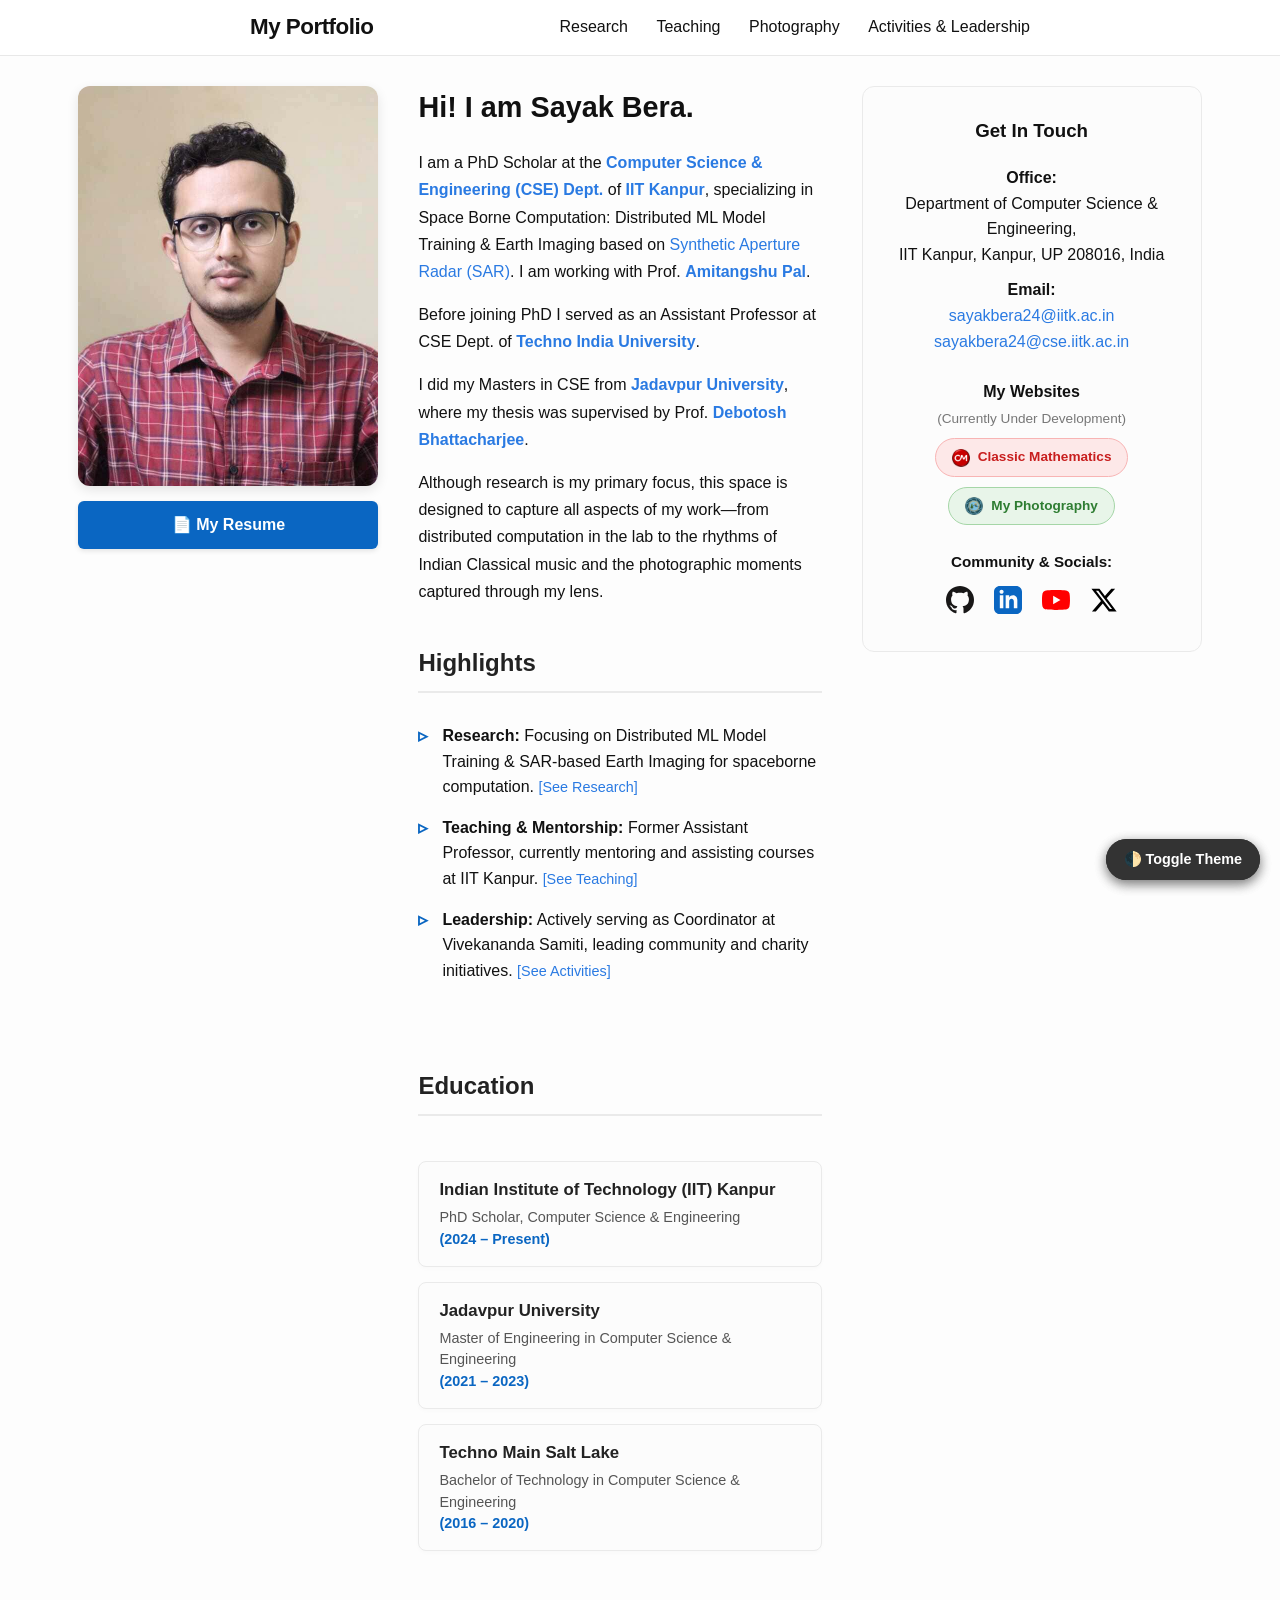
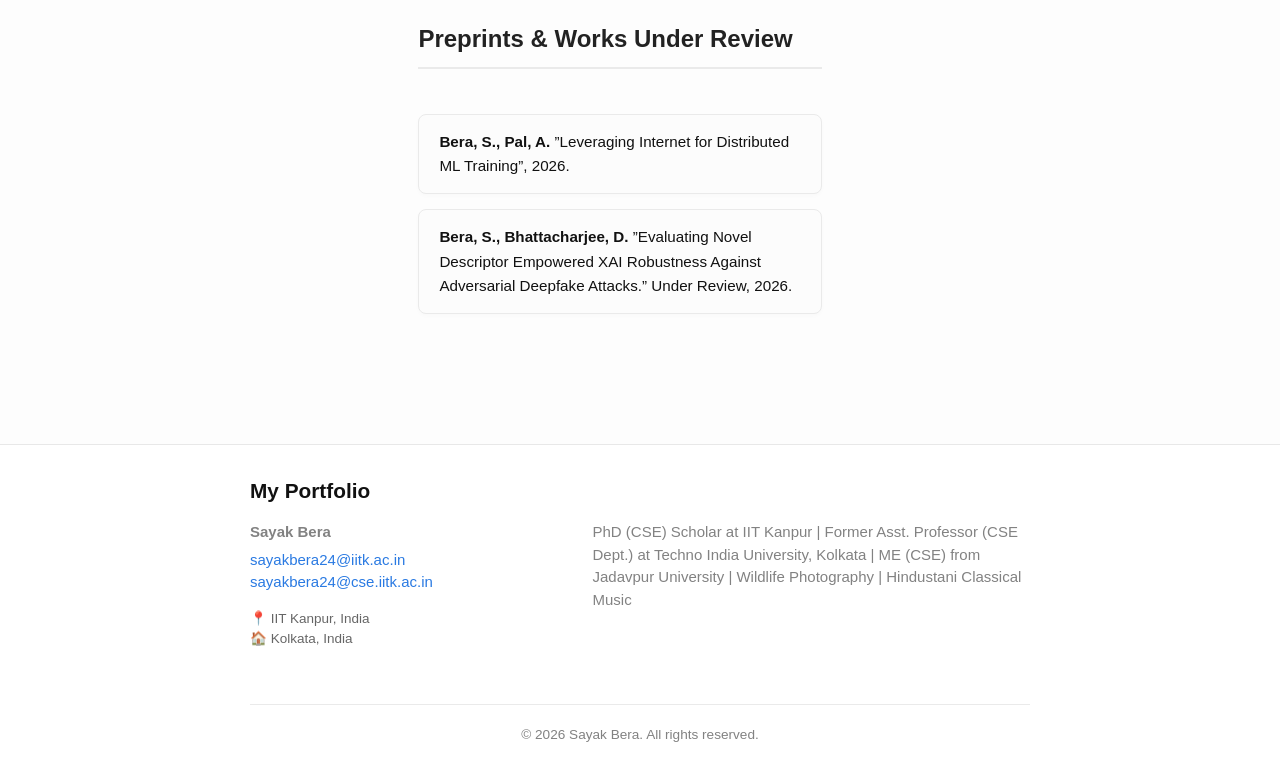
<file: index.html>
<!DOCTYPE html>
<html lang="en">
<head>
  <meta charset="utf-8">
  <meta http-equiv="X-UA-Compatible" content="IE=edge">
  <meta name="viewport" content="width=device-width, initial-scale=1">

  <meta name="description" content="PhD (CSE) Scholar at IIT Kanpur | Former Asst. Professor (CSE Dept.) at Techno India University, Kolkata | ME (CSE) from Jadavpur University | Wildlife Photography | Hindustani Classical Music">
  <meta property="og:title" content="Sayak Bera">
  <meta property="og:type" content="website">
  <meta property="og:url" content="https://sayakbera24.github.io/">
  <meta property="og:description" content="PhD (CSE) Scholar at IIT Kanpur | Former Asst. Professor (CSE Dept.) at Techno India University, Kolkata | ME (CSE) from Jadavpur University | Wildlife Photography | Hindustani Classical Music">
  <meta name="twitter:card" content="summary">
  <meta name="twitter:title" content="Sayak Bera">

  <title>Sayak Bera</title>

  <link rel="stylesheet" href="/assets/main.css">
  <link rel="canonical" href="https://sayakbera24.github.io/">
</head>
<body>
<header class="site-header" role="banner">
  <div class="wrapper">
    <a class="site-title" rel="author" href="/index.html">My Portfolio</a>

    <nav class="site-nav">
      <input type="checkbox" id="nav-trigger" class="nav-trigger" />
      <label for="nav-trigger">
        <span class="menu-icon">
          <svg viewBox="0 0 18 15" width="18px" height="15px">
            <path d="M18,1.484c0,0.82-0.665,1.484-1.484,1.484H1.484C0.665,2.969,0,2.304,0,1.484l0,0C0,0.665,0.665,0,1.484,0 h15.032C17.335,0,18,0.665,18,1.484L18,1.484z M18,7.516C18,8.335,17.335,9,16.516,9H1.484C0.665,9,0,8.335,0,7.516l0,0 c0-0.82,0.665-1.484,1.484-1.484h15.032C17.335,6.031,18,6.696,18,7.516L18,7.516z M18,13.516C18,14.335,17.335,15,16.516,15H1.484 C0.665,15,0,14.335,0,13.516l0,0c0-0.82,0.665-1.484,1.484-1.484h15.032C17.335,12.031,18,12.696,18,13.516L18,13.516z"/>
          </svg>
        </span>
      </label>
      <div class="trigger">
        <a class="page-link" href="/research.html">Research</a>
        <a class="page-link" href="/teaching.html">Teaching</a>
        <a class="page-link" href="/photography.html">Photography</a>
        <a class="page-link" href="/activity.html">Activities &amp; Leadership</a>
      </div>
    </nav>
  </div>
</header>
<main class="page-content" aria-label="Content">
  <div class="wrapper-wide">
    <div class="hero-container">

      <!-- LEFT COLUMN: Sticky Photo & Resume -->
      <div class="hero-left">
        <img src="profile.jpg" alt="Sayak Bera" class="hero-img">
        <a href="/assets/Sayak_Bera_Resume.pdf" target="_blank" class="resume-btn">📄 My Resume</a>
      </div>

      <!-- MIDDLE COLUMN: Scrolling Content (Bio, Highlights, Education, etc.) -->
      <div class="hero-middle">
        
        <div class="hero-bio">
          <h3 style="margin-top: 0; font-size: 1.8em; margin-bottom: 20px;">Hi! I am <strong>Sayak Bera</strong>.</h3>
          <p>I am a PhD Scholar at the <a href="https://www.cse.iitk.ac.in/index.html" target="_blank" style="text-decoration: none; font-weight: bold;">Computer Science &amp; Engineering (CSE) Dept.</a> of <a href="https://www.iitk.ac.in" target="_blank" style="text-decoration: none; font-weight: bold;">IIT Kanpur</a>, specializing in Space Borne Computation: Distributed ML Model Training &amp; Earth Imaging based on <a href="https://en.wikipedia.org/wiki/Synthetic-aperture_radar" target="_blank">Synthetic Aperture Radar (SAR)</a>. I am working with Prof. <a href="https://www.cse.iitk.ac.in/users/amitangshu/" target="_blank" style="text-decoration: none; font-weight: bold;">Amitangshu Pal</a>.</p>
          <p>Before joining PhD I served as an Assistant Professor at CSE Dept. of <a href="https://www.technoindiauniversity.ac.in/" target="_blank" style="text-decoration: none; font-weight: bold;">Techno India University</a>.</p>
          <p>I did my Masters in CSE from <a href="https://jadavpuruniversity.in/" target="_blank" style="text-decoration: none; font-weight: bold;">Jadavpur University</a>, where my thesis was supervised by Prof. <a href="https://scholar.google.com/citations?user=hI7_HFMAAAAJ&hl=en" target="_blank" style="text-decoration: none; font-weight: bold;">Debotosh Bhattacharjee</a>.</p>
          <p>Although research is my primary focus, this space is designed to capture all aspects of my work—from distributed computation in the lab to the rhythms of Indian Classical music and the photographic moments captured through my lens.</p>
        </div>

        <div class="hero-highlights">
          <h3 class="section-title" style="margin-top: 10px;">Highlights</h3>
          <ul class="highlights-list">
            <li><strong>Research:</strong> Focusing on Distributed ML Model Training &amp; SAR-based Earth Imaging for spaceborne computation. <a href="/research.html" style="font-size: 0.9em;">[See Research]</a></li>
            <li><strong>Teaching & Mentorship:</strong> Former Assistant Professor, currently mentoring and assisting courses at IIT Kanpur. <a href="/teaching.html" style="font-size: 0.9em;">[See Teaching]</a></li>
            <li><strong>Leadership:</strong> Actively serving as Coordinator at Vivekananda Samiti, leading community and charity initiatives. <a href="/activity.html" style="font-size: 0.9em;">[See Activities]</a></li>
            <!-- <li><strong>Arts & Media:</strong> Dedicated Hindustani Classical Vocalist and theatrical performer.</li> -->
          </ul>
        </div>

        <div class="resume-section">
          <h3 class="section-title">Education</h3>
          <div class="info-card">
            <h4><a href="https://www.iitk.ac.in" target="_blank" style="color: inherit; text-decoration: none;">Indian Institute of Technology (IIT) Kanpur</a></h4>
            <p class="card-subtitle">PhD Scholar, Computer Science & Engineering <span>(2024 – Present)</span></p>
          </div>
          <div class="info-card">
            <h4><a href="https://jadavpuruniversity.in/" target="_blank" style="color: inherit; text-decoration: none;">Jadavpur University</a></h4>
            <p class="card-subtitle">Master of Engineering in Computer Science & Engineering <span>(2021 – 2023)</span></p>
          </div>
          <div class="info-card">
            <h4><a href="https://www.technomainsaltlake.ticollege.ac.in/" target="_blank" style="color: inherit; text-decoration: none;">Techno Main Salt Lake</a></h4>
            <p class="card-subtitle">Bachelor of Technology in Computer Science & Engineering <span>(2016 – 2020)</span></p>
          </div>
        </div>

        <div class="resume-section">
          <h3 class="section-title">Preprints & Works Under Review</h3>
          <div class="info-card preprint-card">
            <p><strong>Bera, S., Pal, A.</strong> ”Leveraging Internet for Distributed ML Training”, 2026.</p>
          </div>
          <div class="info-card preprint-card">
            <p><strong>Bera, S., Bhattacharjee, D.</strong> ”Evaluating Novel Descriptor Empowered XAI Robustness Against Adversarial Deepfake Attacks.” Under Review, 2026.</p>
          </div>
        </div>

        <!-- <div class="resume-section" style="margin-bottom: 0;">
          <h3 class="section-title">Honors & Certifications</h3>
          <ul class="highlights-list">
            <li><strong>GATE 2021:</strong> Cleared Graduate Aptitude Test in Engineering with 97+ percentile.</li>
            <li><strong>NPTEL Certifications:</strong> Design and Analysis of Algorithms; Introduction & Data Structure in Python.</li>
          </ul>
        </div> -->

      </div> <!-- End Middle Column -->

      <!-- RIGHT COLUMN: Sticky Get in Touch -->
      <div class="hero-right">
        <div class="theme-card">
          <h3>Get In Touch</h3>
          <p><strong>Office:</strong> <br> Department of Computer Science &amp; Engineering,<br>IIT Kanpur, Kanpur, UP 208016, India</p>
          <p style="margin-bottom: 20px;"><strong>Email:</strong> <br> <a href="mailto:sayakbera24@iitk.ac.in">sayakbera24@iitk.ac.in</a> <br> <a href="mailto:sayakbera24@cse.iitk.ac.in">sayakbera24@cse.iitk.ac.in</a></p>

          <!-- Updated Websites Section -->
          <div style="width: 100%; margin-bottom: 20px;">
            <p style="margin-bottom: 8px;"><strong>My Websites</strong><br><span style="font-size: 0.85em; color: #777;">(Currently Under Development)</span></p>
            <div style="display: flex; gap: 10px; justify-content: center; flex-wrap: wrap;">
              <a href="https://classicmathematics.com" target="_blank" class="website-btn btn-math">
                <img src="/assets/logo/classic_mathematics_logo.png" alt="CM Logo" class="btn-logo"> Classic Mathematics
              </a>
              <a href="/photography.html" class="website-btn btn-photo">
                <img src="/assets/logo/photography_logo.png" alt="Photography Logo" class="btn-logo"> My Photography
              </a>
            </div>
          </div>

          <p style="margin-bottom: 12px; font-size: 0.95em;"><strong>Community &amp; Socials:</strong></p>
          <div style="display: flex; gap: 20px; justify-content: center; align-items: center; flex-wrap: wrap;">
            
            <!-- Google Scholar Icon (Commented Out)
            <a href="https://scholar.google.com/citations?user=hI7_HFMAAAAJ" target="_blank" title="Google Scholar" class="social-icon icon-scholar">
              <svg xmlns="http://www.w3.org/2000/svg" width="28" height="28" viewBox="0 0 24 24" fill="currentColor"><path d="M12 24a7 7 0 1 1 0-14 7 7 0 0 1 0 14zm0-24L0 9.5l4.838 3.911L12 21.433l7.162-8.022L24 9.5 12 0z"/></svg>
            </a>
            -->
            <a href="https://github.com/sayakbera" target="_blank" title="GitHub" class="social-icon icon-github">
              <svg xmlns="http://www.w3.org/2000/svg" width="28" height="28" viewBox="0 0 24 24" fill="currentColor"><path d="M12 0c-6.626 0-12 5.373-12 12 0 5.302 3.438 9.8 8.207 11.387.599.111.793-.261.793-.577v-2.234c-3.338.726-4.033-1.416-4.033-1.416-.546-1.387-1.333-1.756-1.333-1.756-1.089-.745.083-.729.083-.729 1.205.084 1.839 1.237 1.839 1.237 1.07 1.834 2.807 1.304 3.492.997.107-.775.418-1.305.762-1.604-2.665-.305-5.467-1.334-5.467-5.931 0-1.311.469-2.381 1.236-3.221-.124-.303-.535-1.524.117-3.176 0 0 1.008-.322 3.301 1.23.957-.266 1.983-.399 3.003-.404 1.02.005 2.047.138 3.006.404 2.291-1.552 3.297-1.23 3.297-1.23.653 1.653.242 2.874.118 3.176.77.84 1.235 1.911 1.235 3.221 0 4.609-2.807 5.624-5.479 5.921.43.372.823 1.102.823 2.222v3.293c0 .319.192.694.801.576 4.765-1.589 8.199-6.086 8.199-11.386 0-6.627-5.373-12-12-12z"/></svg>
            </a>
            <a href="https://linkedin.com/in/sayakbera" target="_blank" title="LinkedIn" class="social-icon icon-linkedin">
              <svg xmlns="http://www.w3.org/2000/svg" width="28" height="28" viewBox="0 0 24 24" fill="currentColor"><path d="M19 0h-14c-2.761 0-5 2.239-5 5v14c0 2.761 2.239 5 5 5h14c2.762 0 5-2.239 5-5v-14c0-2.761-2.238-5-5-5zm-11 19h-3v-11h3v11zm-1.5-12.268c-.966 0-1.75-.79-1.75-1.764s.784-1.764 1.75-1.764 1.75.79 1.75 1.764-.783 1.764-1.75 1.764zm13.5 12.268h-3v-5.604c0-3.368-4-3.113-4 0v5.604h-3v-11h3v1.765c1.396-2.586 7-2.777 7 2.476v6.759z"/></svg>
            </a>
            <a href="http://www.youtube.com/@sayak_bera" target="_blank" title="YouTube" class="social-icon icon-youtube">
              <svg xmlns="http://www.w3.org/2000/svg" width="28" height="28" viewBox="0 0 24 24" fill="currentColor"><path d="M23.498 6.186a3.016 3.016 0 0 0-2.122-2.136C19.505 3.5 12 3.5 12 3.5s-7.505 0-9.377.55a3.016 3.016 0 0 0-2.122 2.136C0 8.07 0 12 0 12s0 3.93.498 5.814a3.016 3.016 0 0 0 2.122 2.136c1.871.55 9.377.55 9.377.55s7.505 0 9.377-.55a3.016 3.016 0 0 0 2.122-2.136C24 15.93 24 12 24 12s0-3.93-.502-5.814zM9.545 15.568V8.432L15.818 12l-6.273 3.568z"/></svg>
            </a>
            <a href="https://x.com/iamsayakb" target="_blank" title="X (Twitter)" class="social-icon icon-x">
              <svg xmlns="http://www.w3.org/2000/svg" width="28" height="28" viewBox="0 0 24 24" fill="currentColor"><path d="M18.244 2.25h3.308l-7.227 8.26 8.502 11.24H16.17l-5.214-6.817L4.99 21.75H1.68l7.73-8.835L1.254 2.25H8.08l4.713 6.231zm-1.161 17.52h1.833L7.084 4.126H5.117z"/></svg>
            </a>
          </div>
        </div>
      </div>

    </div>
  </div>
</main>

<footer class="site-footer h-card">
  <data class="u-url" href="/index.html"></data>

  <div class="wrapper">
    <h2 class="footer-heading">My Portfolio</h2>

    <div class="footer-col-wrapper">
      <div class="footer-col footer-col-1">
        <ul class="contact-list">
          <li class="p-name" style="font-weight: bold; margin-bottom: 5px;">Sayak Bera</li>
          <li><a class="u-email" href="mailto:sayakbera24@iitk.ac.in">sayakbera24@iitk.ac.in</a></li>
          <li><a class="u-email" href="mailto:sayakbera24@cse.iitk.ac.in">sayakbera24@cse.iitk.ac.in</a></li>
          <li style="margin-top: 15px; font-size: 0.9em; color: #666;"><strong>📍</strong> IIT Kanpur, India</li>
          <li style="font-size: 0.9em; color: #666;"><strong>🏠</strong> Kolkata, India</li>
        </ul>
      </div>

      <div class="footer-col footer-col-3">
        <p>PhD (CSE) Scholar at IIT Kanpur | Former Asst. Professor (CSE Dept.) at Techno India University, Kolkata | ME (CSE) from Jadavpur University | Wildlife Photography | Hindustani Classical Music</p>
      </div>
    </div>
    
    <!-- New Copyright Statement -->
    <div class="copyright">
      &copy; 2026 Sayak Bera. All rights reserved.
    </div>
  </div>
</footer>

<button class="theme-toggle-btn" onclick="toggleTheme()" aria-label="Toggle dark mode">🌓 Toggle Theme</button>
<script src="/assets/theme.js"></script>
</body>
</html>

<button class="theme-toggle-btn" onclick="toggleTheme()" aria-label="Toggle dark mode">🌓 Toggle Theme</button>
<script src="/assets/theme.js"></script>
</body>
</html>
</file>
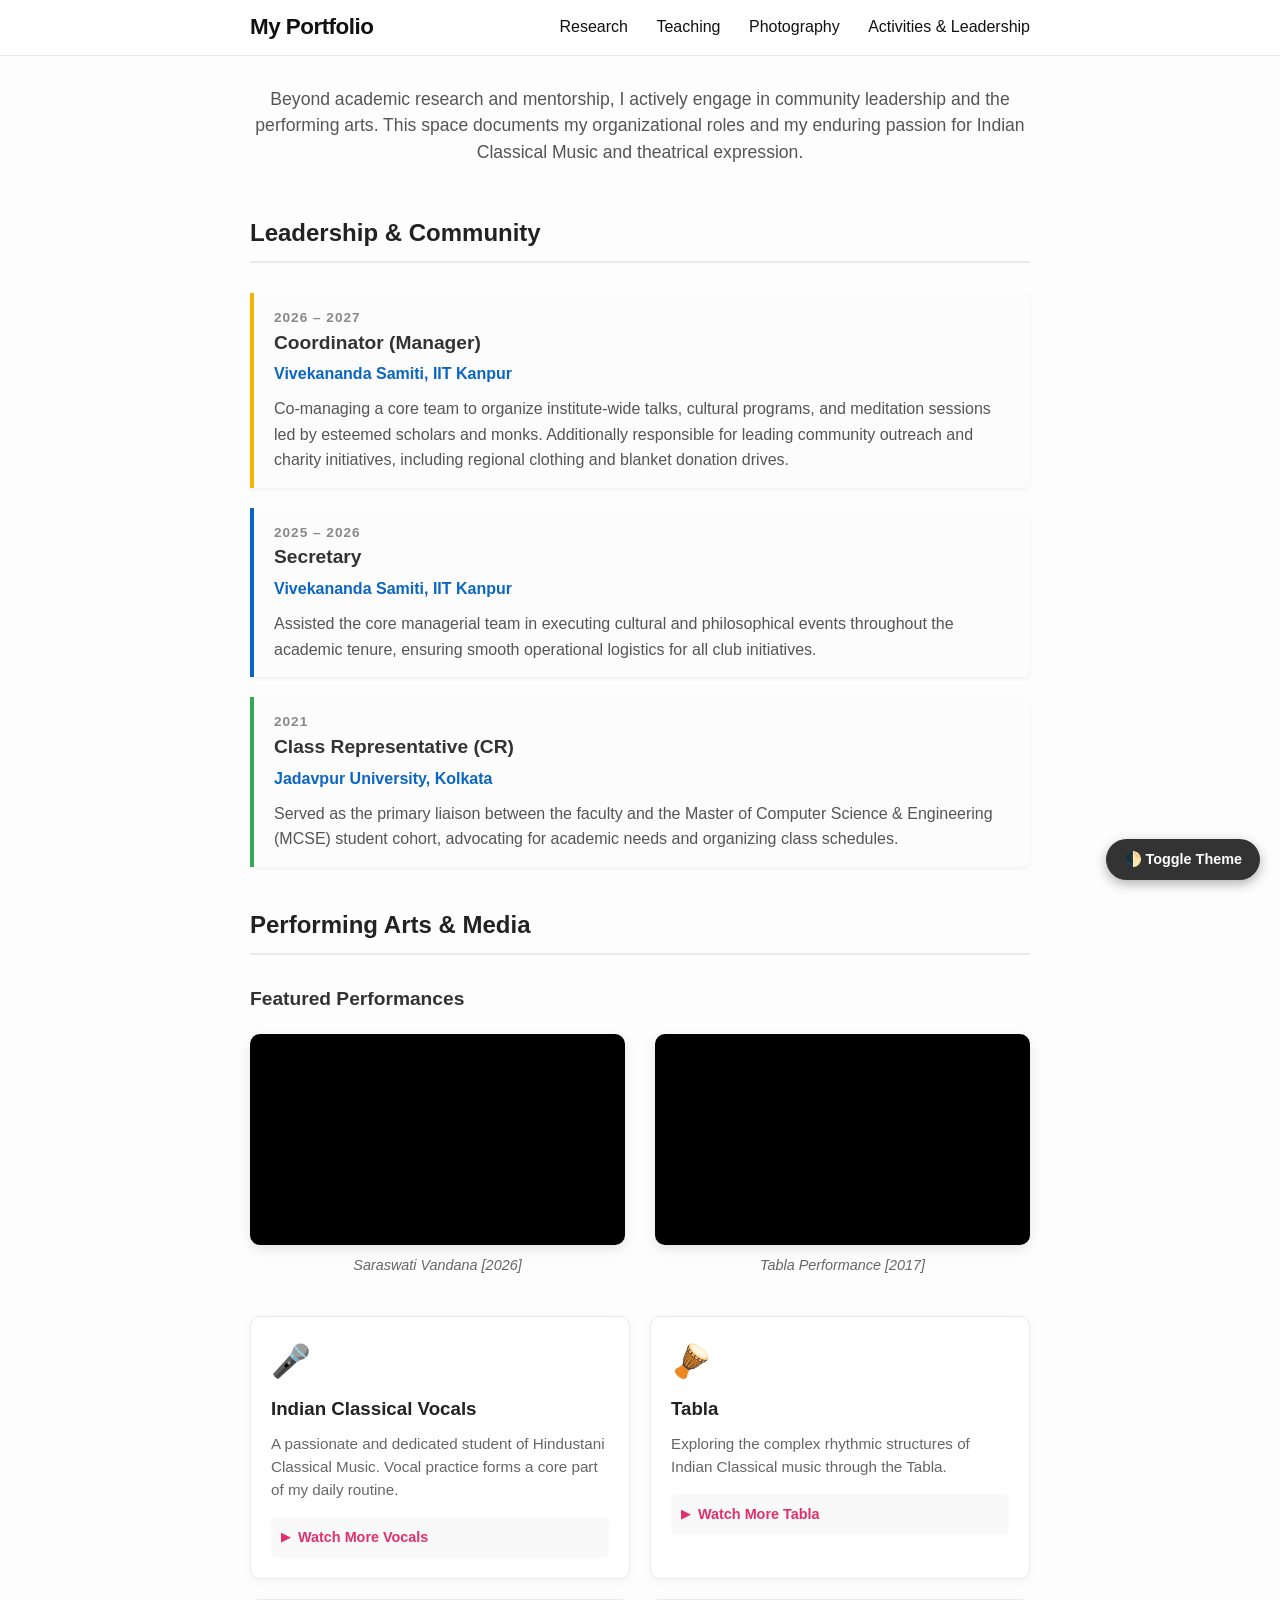
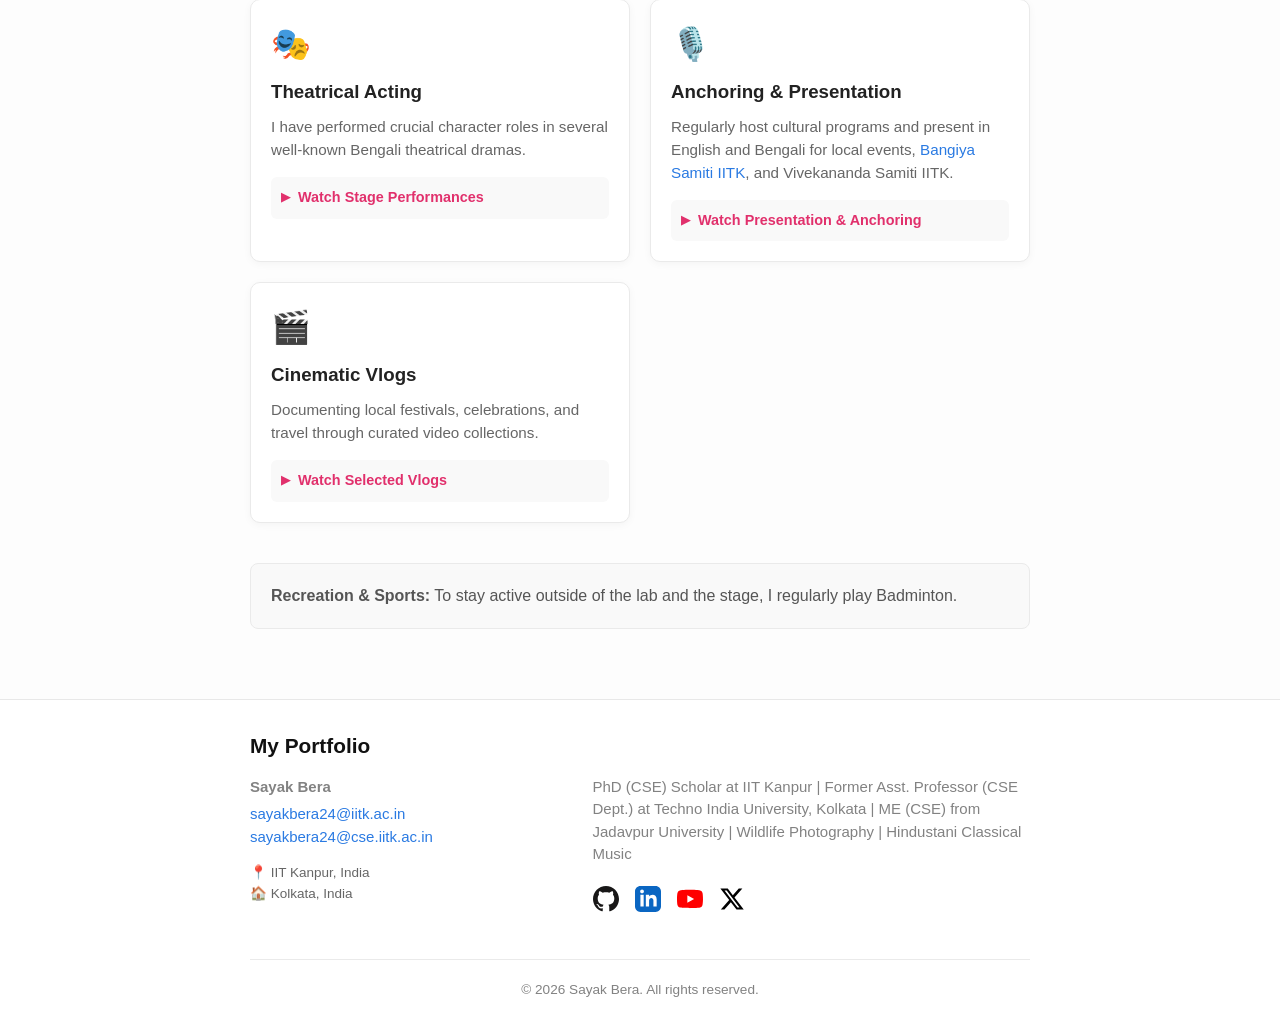
<file: activity.html>
<!DOCTYPE html>
<html lang="en">
<head>
  <meta charset="utf-8">
  <meta http-equiv="X-UA-Compatible" content="IE=edge">
  <meta name="viewport" content="width=device-width, initial-scale=1">

  <meta name="description" content="Leadership roles and performing arts activities of Sayak Bera — community organizing, Hindustani classical vocals, tabla, theatre, and anchoring.">
  <meta property="og:title" content="Activities & Leadership | Sayak Bera">
  <meta property="og:type" content="website">
  <meta property="og:url" content="https://sayakbera24.github.io/activity.html">
  <meta property="og:description" content="Leadership roles and performing arts activities of Sayak Bera — community organizing, Hindustani classical vocals, tabla, theatre, and anchoring.">
  <meta name="twitter:card" content="summary">
  <meta name="twitter:title" content="Activities & Leadership | Sayak Bera">

  <title>Activities & Leadership | Sayak Bera</title>

  <link rel="stylesheet" href="/assets/main.css">
  <link rel="canonical" href="https://sayakbera24.github.io/activity.html">
</head>
<body>
<header class="site-header" role="banner">
  <div class="wrapper">
    <a class="site-title" rel="author" href="/index.html">My Portfolio</a>

    <nav class="site-nav">
      <input type="checkbox" id="nav-trigger" class="nav-trigger" />
      <label for="nav-trigger">
        <span class="menu-icon">
          <svg viewBox="0 0 18 15" width="18px" height="15px">
            <path d="M18,1.484c0,0.82-0.665,1.484-1.484,1.484H1.484C0.665,2.969,0,2.304,0,1.484l0,0C0,0.665,0.665,0,1.484,0 h15.032C17.335,0,18,0.665,18,1.484L18,1.484z M18,7.516C18,8.335,17.335,9,16.516,9H1.484C0.665,9,0,8.335,0,7.516l0,0 c0-0.82,0.665-1.484,1.484-1.484h15.032C17.335,6.031,18,6.696,18,7.516L18,7.516z M18,13.516C18,14.335,17.335,15,16.516,15H1.484 C0.665,15,0,14.335,0,13.516l0,0c0-0.82,0.665-1.484,1.484-1.484h15.032C17.335,12.031,18,12.696,18,13.516L18,13.516z"/>
          </svg>
        </span>
      </label>
      <div class="trigger">
        <a class="page-link" href="/research.html">Research</a>
        <a class="page-link" href="/teaching.html">Teaching</a>
        <a class="page-link" href="/photography.html">Photography</a>
        <a class="page-link" href="/activity.html">Activities &amp; Leadership</a>
      </div>
    </nav>
  </div>
</header>
<main class="page-content" aria-label="Content">
  <div class="wrapper">
<div class="activity-intro">
  <p>Beyond academic research and mentorship, I actively engage in community leadership and the performing arts. This space documents my organizational roles and my enduring passion for Indian Classical Music and theatrical expression.</p>
</div>

<h2 class="section-title">Leadership &amp; Community</h2>

<div class="leadership-card">
  <div class="leadership-date">2026 – 2027</div>
  <h3 class="leadership-role">Coordinator (Manager)</h3>
  <a href="https://iitk.ac.in/vs/" target="_blank" class="leadership-org">Vivekananda Samiti, IIT Kanpur</a>
  <p class="leadership-desc">Co-managing a core team to organize institute-wide talks, cultural programs, and meditation sessions led by esteemed scholars and monks. Additionally responsible for leading community outreach and charity initiatives, including regional clothing and blanket donation drives.</p>
</div>

<div class="leadership-card" style="border-left-color: #0A66C2;">
  <div class="leadership-date">2025 – 2026</div>
  <h3 class="leadership-role">Secretary</h3>
  <a href="https://iitk.ac.in/vs/" target="_blank" class="leadership-org">Vivekananda Samiti, IIT Kanpur</a>
  <p class="leadership-desc">Assisted the core managerial team in executing cultural and philosophical events throughout the academic tenure, ensuring smooth operational logistics for all club initiatives.</p>
</div>

<div class="leadership-card" style="border-left-color: #34A853;">
  <div class="leadership-date">2021</div>
  <h3 class="leadership-role">Class Representative (CR)</h3>
  <span class="leadership-org">Jadavpur University, Kolkata</span>
  <p class="leadership-desc">Served as the primary liaison between the faculty and the Master of Computer Science &amp; Engineering (MCSE) student cohort, advocating for academic needs and organizing class schedules.</p>
</div>

<h2 class="section-title">Performing Arts &amp; Media</h2>

<h3 style="margin-bottom: 20px; color: #333; font-size: 1.2em;">Featured Performances</h3>
<div class="featured-videos">
  <div>
    <div class="video-wrapper">
      <iframe src="https://www.youtube.com/embed/J2V6Fvzxwe4" title="YouTube video player" allow="accelerometer; autoplay; clipboard-write; encrypted-media; gyroscope; picture-in-picture" allowfullscreen></iframe>
    </div>
    <div class="video-caption">Saraswati Vandana [2026]</div>
  </div>
  <div>
    <div class="video-wrapper">
      <iframe src="https://www.youtube.com/embed/9AGj9ZUWEz0" title="YouTube video player" allow="accelerometer; autoplay; clipboard-write; encrypted-media; gyroscope; picture-in-picture" allowfullscreen></iframe>
    </div>
    <div class="video-caption">Tabla Performance [2017]</div>
  </div>
</div>

<div class="arts-grid">
  <div class="art-card">
    <span class="art-icon">🎤</span>
    <h3 class="art-title">Indian Classical Vocals</h3>
    <p class="art-desc">A passionate and dedicated student of Hindustani Classical Music. Vocal practice forms a core part of my daily routine.</p>
    <details class="video-dropdown">
      <summary>Watch More Vocals</summary>
      <ul class="video-list">
        <li><a href="https://youtu.be/j5fkfd1RDaU" target="_blank">Koruna Pathar (IIT Kanpur, 2026)</a></li>
        <li><a href="https://youtu.be/K7zNBi_TwS8" target="_blank">Ami Banglay Gaan Gayi (IIT Kanpur, 2026)</a></li>
        <li><a href="https://youtu.be/ur66MT-5Hck" target="_blank">He Partho Sarathi (Kolkata, 2017)</a></li>
      </ul>
    </details>
  </div>

  <div class="art-card">
    <span class="art-icon">🪘</span>
    <h3 class="art-title">Tabla</h3>
    <p class="art-desc">Exploring the complex rhythmic structures of Indian Classical music through the Tabla.</p>
    <details class="video-dropdown">
      <summary>Watch More Tabla</summary>
      <ul class="video-list">
        <li><a href="https://youtu.be/9AGj9ZUWEz0" target="_blank">Tabla Solo 1</a></li>
      </ul>
    </details>
  </div>

  <div class="art-card">
    <span class="art-icon">🎭</span>
    <h3 class="art-title">Theatrical Acting</h3>
    <p class="art-desc">I have performed crucial character roles in several well-known Bengali theatrical dramas.</p>
    <details class="video-dropdown">
      <summary>Watch Stage Performances</summary>
      <ul class="video-list">
        <li><a href="https://youtu.be/8uJnE1sxxdE" target="_blank">Obak Jolpan (Pothik)</a></li>
        <li><a href="https://youtu.be/qH-Rt40eV4s" target="_blank">Chokhe Angul Dada (Lead Role)</a></li>
      </ul>
    </details>
  </div>

  <div class="art-card">
    <span class="art-icon">🎙️</span>
    <h3 class="art-title">Anchoring &amp; Presentation</h3>
    <p class="art-desc">Regularly host cultural programs and present in English and Bengali for local events, <a href="https://www.instagram.com/bangiyosamiti_iitk" target="_blank">Bangiya Samiti IITK</a>, and Vivekananda Samiti IITK.</p>
    <details class="video-dropdown">
      <summary>Watch Presentation &amp; Anchoring</summary>
      <ul class="video-list">
        <li><a href="https://youtu.be/V97awn4JVyw" target="_blank">Vivekananda Samiti Annual Program</a></li>
        <li><a href="https://youtu.be/4cap0FDE5TQ" target="_blank">VS Intro Presentation</a></li>
      </ul>
    </details>
  </div>

  <div class="art-card">
    <span class="art-icon">🎬</span>
    <h3 class="art-title">Cinematic Vlogs</h3>
    <p class="art-desc">Documenting local festivals, celebrations, and travel through curated video collections.</p>
    <details class="video-dropdown">
      <summary>Watch Selected Vlogs</summary>
      <ul class="video-list">
        <li><a href="https://youtu.be/QiL6qeZNA1g" target="_blank">Laxmi Puja</a></li>
      </ul>
    </details>
  </div>
</div>

<div class="recreation-box">
  <p><strong>Recreation &amp; Sports:</strong> To stay active outside of the lab and the stage, I regularly play Badminton.</p>
</div>
  </div>
</main>

<footer class="site-footer h-card">
  <data class="u-url" href="/index.html"></data>

  <div class="wrapper">
    <h2 class="footer-heading">My Portfolio</h2>

    <div class="footer-col-wrapper">

      <div class="footer-col footer-col-1">
        <ul class="contact-list">
          <li class="p-name" style="font-weight: bold; margin-bottom: 5px;">Sayak Bera</li>
          <li><a class="u-email" href="mailto:sayakbera24@iitk.ac.in">sayakbera24@iitk.ac.in</a></li>
          <li><a class="u-email" href="mailto:sayakbera24@cse.iitk.ac.in">sayakbera24@cse.iitk.ac.in</a></li>
          <li style="margin-top: 15px; font-size: 0.9em; color: #666;"><strong>📍</strong> IIT Kanpur, India</li>
          <li style="font-size: 0.9em; color: #666;"><strong>🏠</strong> Kolkata, India</li>
        </ul>
      </div>

      <div class="footer-col footer-col-3">
        <p>PhD (CSE) Scholar at IIT Kanpur | Former Asst. Professor (CSE Dept.) at Techno India University, Kolkata | ME (CSE) from Jadavpur University | Wildlife Photography | Hindustani Classical Music</p>
        
        <div class="footer-socials" style="margin-top: 20px;">
          <!-- <a href="https://scholar.google.com/citations?user=hI7_HFMAAAAJ" target="_blank" title="Google Scholar" class="social-icon icon-scholar">
            <svg xmlns="http://www.w3.org/2000/svg" width="26" height="26" viewBox="0 0 24 24" fill="currentColor"><path d="M12 24a7 7 0 1 1 0-14 7 7 0 0 1 0 14zm0-24L0 9.5l4.838 3.911L12 21.433l7.162-8.022L24 9.5 12 0z"/></svg>
          </a> -->
          <a href="https://github.com/sayakbera" target="_blank" title="GitHub" class="social-icon icon-github">
            <svg xmlns="http://www.w3.org/2000/svg" width="26" height="26" viewBox="0 0 24 24" fill="currentColor"><path d="M12 0c-6.626 0-12 5.373-12 12 0 5.302 3.438 9.8 8.207 11.387.599.111.793-.261.793-.577v-2.234c-3.338.726-4.033-1.416-4.033-1.416-.546-1.387-1.333-1.756-1.333-1.756-1.089-.745.083-.729.083-.729 1.205.084 1.839 1.237 1.839 1.237 1.07 1.834 2.807 1.304 3.492.997.107-.775.418-1.305.762-1.604-2.665-.305-5.467-1.334-5.467-5.931 0-1.311.469-2.381 1.236-3.221-.124-.303-.535-1.524.117-3.176 0 0 1.008-.322 3.301 1.23.957-.266 1.983-.399 3.003-.404 1.02.005 2.047.138 3.006.404 2.291-1.552 3.297-1.23 3.297-1.23.653 1.653.242 2.874.118 3.176.77.84 1.235 1.911 1.235 3.221 0 4.609-2.807 5.624-5.479 5.921.43.372.823 1.102.823 2.222v3.293c0 .319.192.694.801.576 4.765-1.589 8.199-6.086 8.199-11.386 0-6.627-5.373-12-12-12z"/></svg>
          </a>
          <a href="https://linkedin.com/in/sayakbera24" target="_blank" title="LinkedIn" class="social-icon icon-linkedin">
            <svg xmlns="http://www.w3.org/2000/svg" width="26" height="26" viewBox="0 0 24 24" fill="currentColor"><path d="M19 0h-14c-2.761 0-5 2.239-5 5v14c0 2.761 2.239 5 5 5h14c2.762 0 5-2.239 5-5v-14c0-2.761-2.238-5-5-5zm-11 19h-3v-11h3v11zm-1.5-12.268c-.966 0-1.75-.79-1.75-1.764s.784-1.764 1.75-1.764 1.75.79 1.75 1.764-.783 1.764-1.75 1.764zm13.5 12.268h-3v-5.604c0-3.368-4-3.113-4 0v5.604h-3v-11h3v1.765c1.396-2.586 7-2.777 7 2.476v6.759z"/></svg>
          </a>
          <a href="http://www.youtube.com/@sayak_bera" target="_blank" title="YouTube" class="social-icon icon-youtube">
            <svg xmlns="http://www.w3.org/2000/svg" width="26" height="26" viewBox="0 0 24 24" fill="currentColor"><path d="M23.498 6.186a3.016 3.016 0 0 0-2.122-2.136C19.505 3.5 12 3.5 12 3.5s-7.505 0-9.377.55a3.016 3.016 0 0 0-2.122 2.136C0 8.07 0 12 0 12s0 3.93.498 5.814a3.016 3.016 0 0 0 2.122 2.136c1.871.55 9.377.55 9.377.55s7.505 0 9.377-.55a3.016 3.016 0 0 0 2.122-2.136C24 15.93 24 12 24 12s0-3.93-.502-5.814zM9.545 15.568V8.432L15.818 12l-6.273 3.568z"/></svg>
          </a>
          <a href="https://x.com/iamsayakb" target="_blank" title="X (Twitter)" class="social-icon icon-x">
            <svg xmlns="http://www.w3.org/2000/svg" width="26" height="26" viewBox="0 0 24 24" fill="currentColor"><path d="M18.244 2.25h3.308l-7.227 8.26 8.502 11.24H16.17l-5.214-6.817L4.99 21.75H1.68l7.73-8.835L1.254 2.25H8.08l4.713 6.231zm-1.161 17.52h1.833L7.084 4.126H5.117z"/></svg>
          </a>
        </div>
      </div>
    </div>

    <!-- Consistent Copyright Statement -->
    <div class="copyright">
      &copy; 2026 Sayak Bera. All rights reserved.
    </div>
  </div>
  <button class="theme-toggle-btn" onclick="toggleTheme()" aria-label="Toggle dark mode">🌓 Toggle Theme</button>
<script src="/assets/theme.js"></script>
</body>
</html>
</footer>
</file>
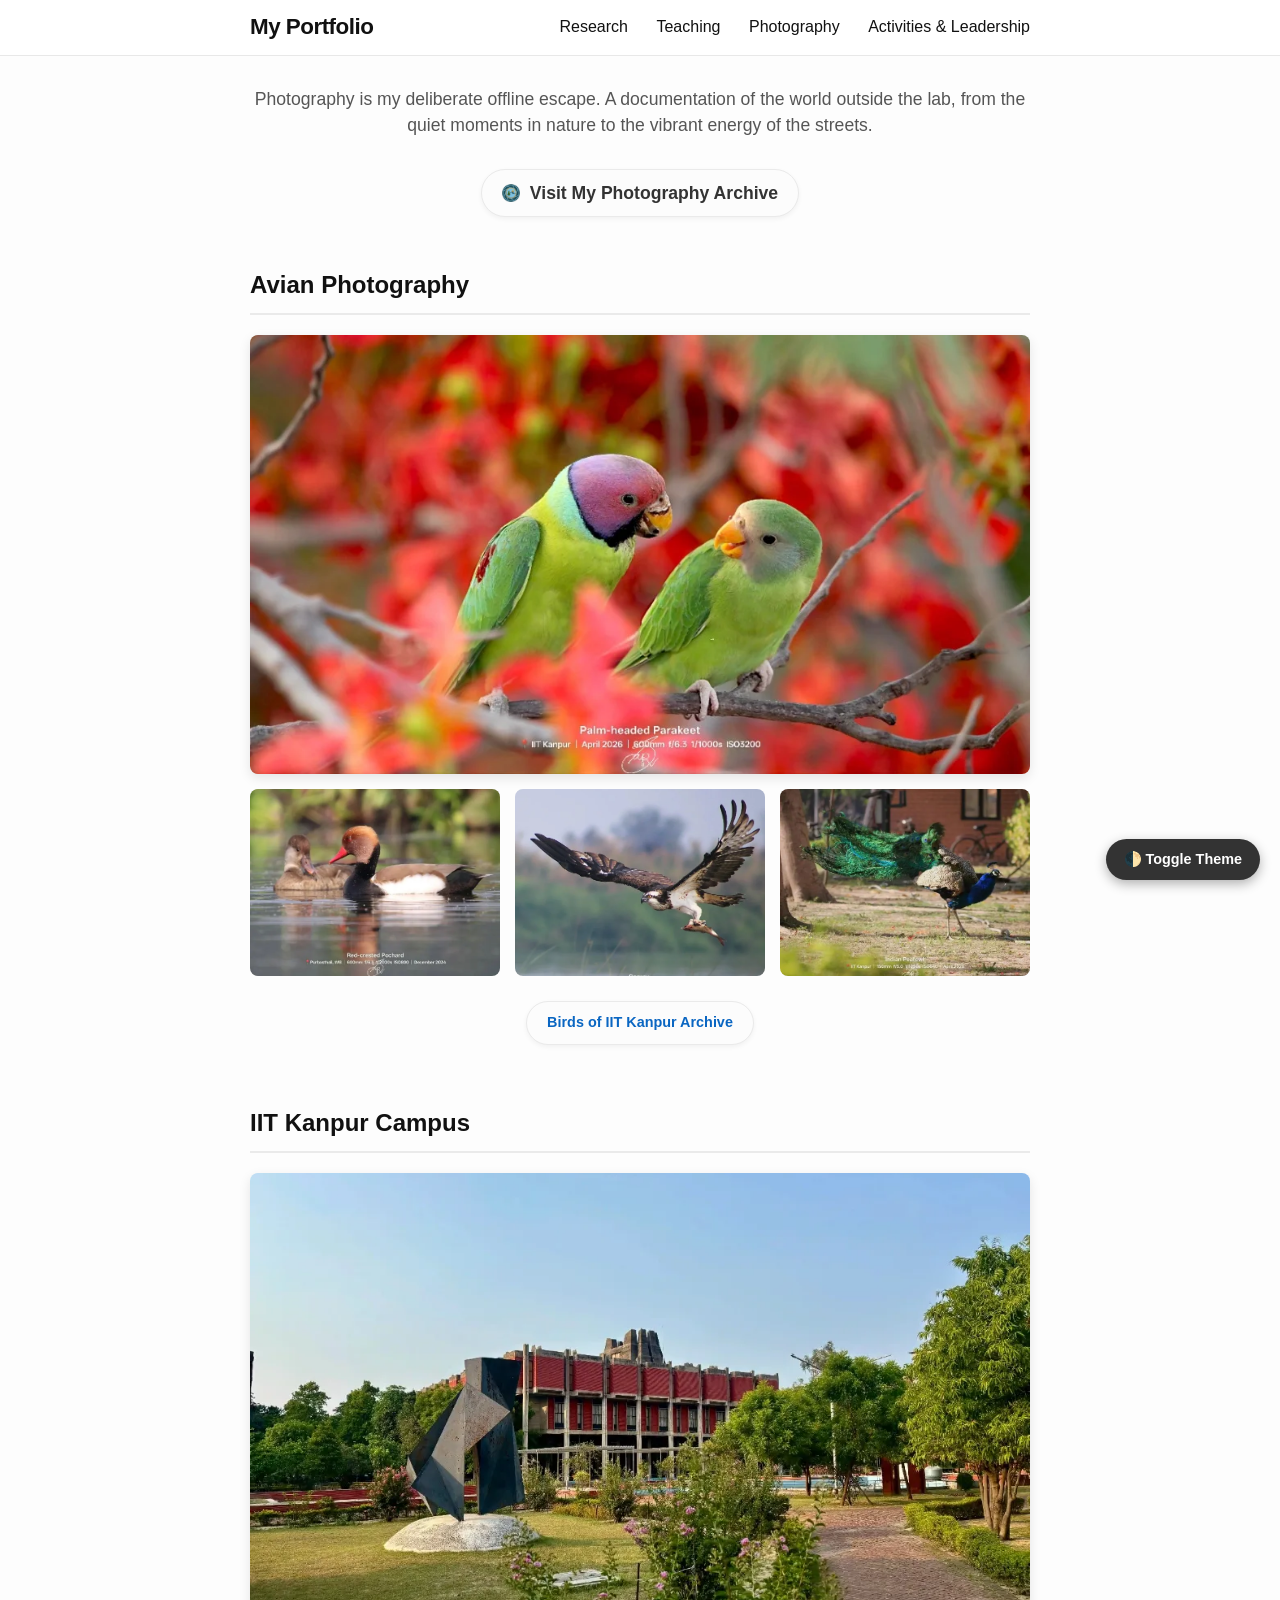
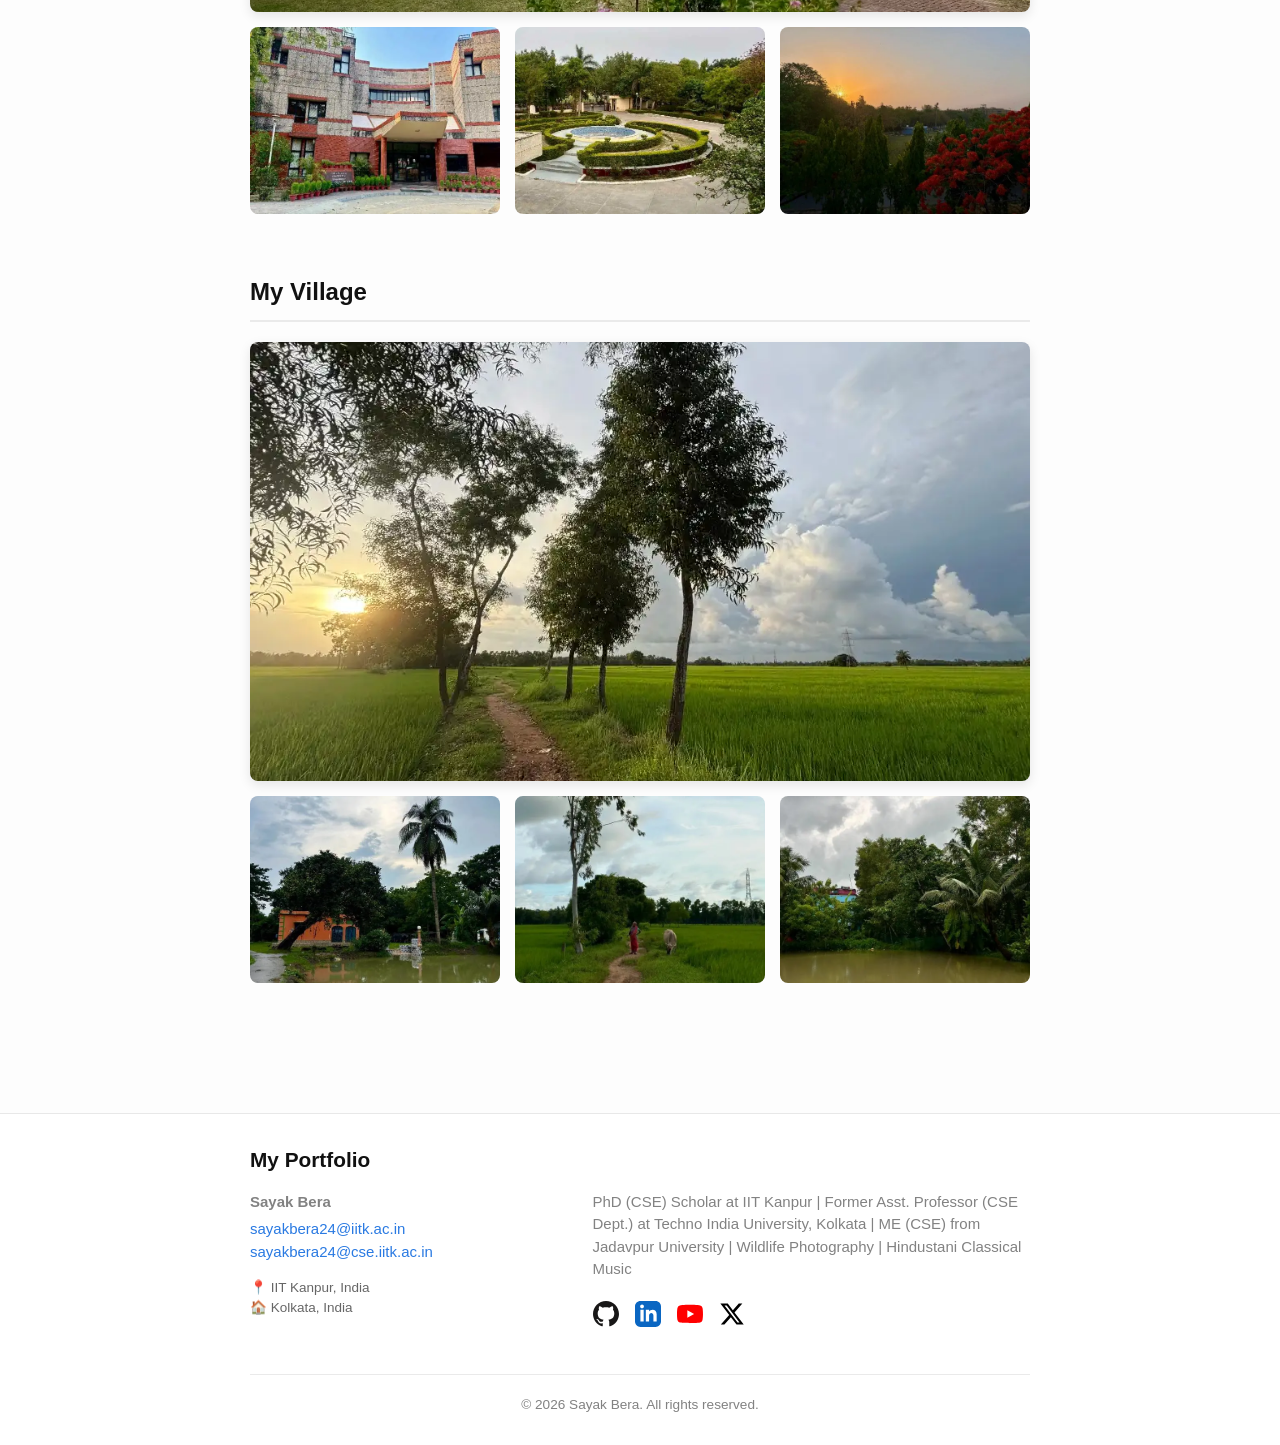
<file: photography.html>
<!DOCTYPE html>
<html lang="en">
<head>
  <meta charset="utf-8">
  <meta http-equiv="X-UA-Compatible" content="IE=edge">
  <meta name="viewport" content="width=device-width, initial-scale=1">

  <meta name="description" content="Wildlife, campus, and travel photography by Sayak Bera.">
  <meta property="og:title" content="Photography | Sayak Bera">
  <meta property="og:type" content="website">
  <meta property="og:url" content="https://sayakbera24.github.io/photography.html">
  <meta property="og:description" content="Wildlife, campus, and travel photography by Sayak Bera.">
  <meta name="twitter:card" content="summary">
  <meta name="twitter:title" content="Photography | Sayak Bera">

  <title>Photography | Sayak Bera</title>

  <link rel="stylesheet" href="/assets/main.css">
  <link rel="canonical" href="https://sayakbera24.github.io/photography.html">
</head>
<body>
<header class="site-header" role="banner">
  <div class="wrapper">
    <a class="site-title" rel="author" href="/index.html">My Portfolio</a>

    <nav class="site-nav">
      <input type="checkbox" id="nav-trigger" class="nav-trigger" />
      <label for="nav-trigger">
        <span class="menu-icon">
          <svg viewBox="0 0 18 15" width="18px" height="15px">
            <path d="M18,1.484c0,0.82-0.665,1.484-1.484,1.484H1.484C0.665,2.969,0,2.304,0,1.484l0,0C0,0.665,0.665,0,1.484,0 h15.032C17.335,0,18,0.665,18,1.484L18,1.484z M18,7.516C18,8.335,17.335,9,16.516,9H1.484C0.665,9,0,8.335,0,7.516l0,0 c0-0.82,0.665-1.484,1.484-1.484h15.032C17.335,6.031,18,6.696,18,7.516L18,7.516z M18,13.516C18,14.335,17.335,15,16.516,15H1.484 C0.665,15,0,14.335,0,13.516l0,0c0-0.82,0.665-1.484,1.484-1.484h15.032C17.335,12.031,18,12.696,18,13.516L18,13.516z"/>
          </svg>
        </span>
      </label>
      <div class="trigger">
        <a class="page-link" href="/research.html">Research</a>
        <a class="page-link" href="/teaching.html">Teaching</a>
        <a class="page-link" href="/photography.html">Photography</a>
        <a class="page-link" href="/activity.html">Activities &amp; Leadership</a>
      </div>
    </nav>
  </div>
</header>
<main class="page-content" aria-label="Content">
  <div class="wrapper">
<div class="photography-intro">
  <p>Photography is my deliberate offline escape. A documentation of the world outside the lab, from the quiet moments in nature to the vibrant energy of the streets.</p>

  <a href="#" target="_blank" class="action-button archive-button">
    <!-- Updated the SVG to the new Image Logo -->
    <img src="/assets/logo/photography_logo.png" alt="Photography Logo" class="btn-logo">
    Visit My Photography Archive
  </a>
</div>

<div class="gallery-section">
  <h2 class="gallery-title">Avian Photography</h2>
  <img src="/assets/photography/bird1.webp" alt="Palm-headed Parakeet" class="hero-img gallery-hero">
  <div class="gallery-grid">
    <img src="/assets/photography/bird2.webp" alt="Bird Photo 1" class="gallery-img">
    <img src="/assets/photography/bird3.webp" alt="Bird Photo 2" class="gallery-img">
    <img src="/assets/photography/bird4.webp" alt="Bird Photo 3" class="gallery-img">
  </div>
  <div style="text-align: center; margin-top: 25px;">
    <a href="https://www.pradeepmoise.com/birds-of-iitk" target="_blank" class="action-button iitk-button">Birds of IIT Kanpur Archive</a>
  </div>
</div>

<div class="gallery-section">
  <h2 class="gallery-title">IIT Kanpur Campus</h2>
  <img src="/assets/photography/iitk1.webp" alt="IITK Campus Hero Photo" class="hero-img gallery-hero">
  <div class="gallery-grid">
    <img src="/assets/photography/iitk2.webp" alt="IIT Kanpur Campus Photo 1" class="gallery-img">
    <img src="/assets/photography/iitk3.webp" alt="IIT Kanpur Campus Photo 2" class="gallery-img">
    <img src="/assets/photography/iitk4.webp" alt="IIT Kanpur Campus Photo 3" class="gallery-img">
  </div>
</div>

<div class="gallery-section">
  <h2 class="gallery-title">My Village</h2>
  <img src="/assets/photography/vill1.webp" alt="Village Hero Photo" class="hero-img gallery-hero">
  <div class="gallery-grid">
    <img src="/assets/photography/vill2.webp" alt="Village Photo 1" class="gallery-img">
    <img src="/assets/photography/vill3.webp" alt="Village Photo 2" class="gallery-img">
    <img src="/assets/photography/vill4.webp" alt="Village Photo 3" class="gallery-img">
  </div>
</div>
  </div>
</main>

<footer class="site-footer h-card">
  <data class="u-url" href="/index.html"></data>

  <div class="wrapper">
    <h2 class="footer-heading">My Portfolio</h2>

    <div class="footer-col-wrapper">
      <div class="footer-col footer-col-1">
        <ul class="contact-list">
          <li class="p-name" style="font-weight: bold; margin-bottom: 5px;">Sayak Bera</li>
          <li><a class="u-email" href="mailto:sayakbera24@iitk.ac.in">sayakbera24@iitk.ac.in</a></li>
          <li><a class="u-email" href="mailto:sayakbera24@cse.iitk.ac.in">sayakbera24@cse.iitk.ac.in</a></li>
          <li style="margin-top: 15px; font-size: 0.9em; color: #666;"><strong>📍</strong> IIT Kanpur, India</li>
          <li style="font-size: 0.9em; color: #666;"><strong>🏠</strong> Kolkata, India</li>
        </ul>
      </div>

      <div class="footer-col footer-col-3">
        <p>PhD (CSE) Scholar at IIT Kanpur | Former Asst. Professor (CSE Dept.) at Techno India University, Kolkata | ME (CSE) from Jadavpur University | Wildlife Photography | Hindustani Classical Music</p>
        
        <div class="footer-socials" style="margin-top: 20px;">
          <!-- Google Scholar Icon (Commented Out)
          <a href="https://scholar.google.com/citations?user=hI7_HFMAAAAJ" target="_blank" title="Google Scholar" class="social-icon icon-scholar">
            <svg xmlns="http://www.w3.org/2000/svg" width="26" height="26" viewBox="0 0 24 24" fill="currentColor"><path d="M12 24a7 7 0 1 1 0-14 7 7 0 0 1 0 14zm0-24L0 9.5l4.838 3.911L12 21.433l7.162-8.022L24 9.5 12 0z"/></svg>
          </a>
          -->
          <a href="https://github.com/sayakbera" target="_blank" title="GitHub" class="social-icon icon-github">
            <svg xmlns="http://www.w3.org/2000/svg" width="26" height="26" viewBox="0 0 24 24" fill="currentColor"><path d="M12 0c-6.626 0-12 5.373-12 12 0 5.302 3.438 9.8 8.207 11.387.599.111.793-.261.793-.577v-2.234c-3.338.726-4.033-1.416-4.033-1.416-.546-1.387-1.333-1.756-1.333-1.756-1.089-.745.083-.729.083-.729 1.205.084 1.839 1.237 1.839 1.237 1.07 1.834 2.807 1.304 3.492.997.107-.775.418-1.305.762-1.604-2.665-.305-5.467-1.334-5.467-5.931 0-1.311.469-2.381 1.236-3.221-.124-.303-.535-1.524.117-3.176 0 0 1.008-.322 3.301 1.23.957-.266 1.983-.399 3.003-.404 1.02.005 2.047.138 3.006.404 2.291-1.552 3.297-1.23 3.297-1.23.653 1.653.242 2.874.118 3.176.77.84 1.235 1.911 1.235 3.221 0 4.609-2.807 5.624-5.479 5.921.43.372.823 1.102.823 2.222v3.293c0 .319.192.694.801.576 4.765-1.589 8.199-6.086 8.199-11.386 0-6.627-5.373-12-12-12z"/></svg>
          </a>
          <a href="https://linkedin.com/in/sayakbera" target="_blank" title="LinkedIn" class="social-icon icon-linkedin">
            <svg xmlns="http://www.w3.org/2000/svg" width="26" height="26" viewBox="0 0 24 24" fill="currentColor"><path d="M19 0h-14c-2.761 0-5 2.239-5 5v14c0 2.761 2.239 5 5 5h14c2.762 0 5-2.239 5-5v-14c0-2.761-2.238-5-5-5zm-11 19h-3v-11h3v11zm-1.5-12.268c-.966 0-1.75-.79-1.75-1.764s.784-1.764 1.75-1.764 1.75.79 1.75 1.764-.783 1.764-1.75 1.764zm13.5 12.268h-3v-5.604c0-3.368-4-3.113-4 0v5.604h-3v-11h3v1.765c1.396-2.586 7-2.777 7 2.476v6.759z"/></svg>
          </a>
          <a href="http://www.youtube.com/@sayak_bera" target="_blank" title="YouTube" class="social-icon icon-youtube">
            <svg xmlns="http://www.w3.org/2000/svg" width="26" height="26" viewBox="0 0 24 24" fill="currentColor"><path d="M23.498 6.186a3.016 3.016 0 0 0-2.122-2.136C19.505 3.5 12 3.5 12 3.5s-7.505 0-9.377.55a3.016 3.016 0 0 0-2.122 2.136C0 8.07 0 12 0 12s0 3.93.498 5.814a3.016 3.016 0 0 0 2.122 2.136c1.871.55 9.377.55 9.377.55s7.505 0 9.377-.55a3.016 3.016 0 0 0 2.122-2.136C24 15.93 24 12 24 12s0-3.93-.502-5.814zM9.545 15.568V8.432L15.818 12l-6.273 3.568z"/></svg>
          </a>
          <a href="https://x.com/iamsayakb" target="_blank" title="X (Twitter)" class="social-icon icon-x">
            <svg xmlns="http://www.w3.org/2000/svg" width="26" height="26" viewBox="0 0 24 24" fill="currentColor"><path d="M18.244 2.25h3.308l-7.227 8.26 8.502 11.24H16.17l-5.214-6.817L4.99 21.75H1.68l7.73-8.835L1.254 2.25H8.08l4.713 6.231zm-1.161 17.52h1.833L7.084 4.126H5.117z"/></svg>
          </a>
        </div>
      </div>
    </div>

    <!-- Consistent Copyright Statement -->
    <div class="copyright">
      &copy; 2026 Sayak Bera. All rights reserved.
    </div>
  </div>
</footer>

<button class="theme-toggle-btn" onclick="toggleTheme()" aria-label="Toggle dark mode">🌓 Toggle Theme</button>
<script src="/assets/theme.js"></script>
</body>
</html>
</file>
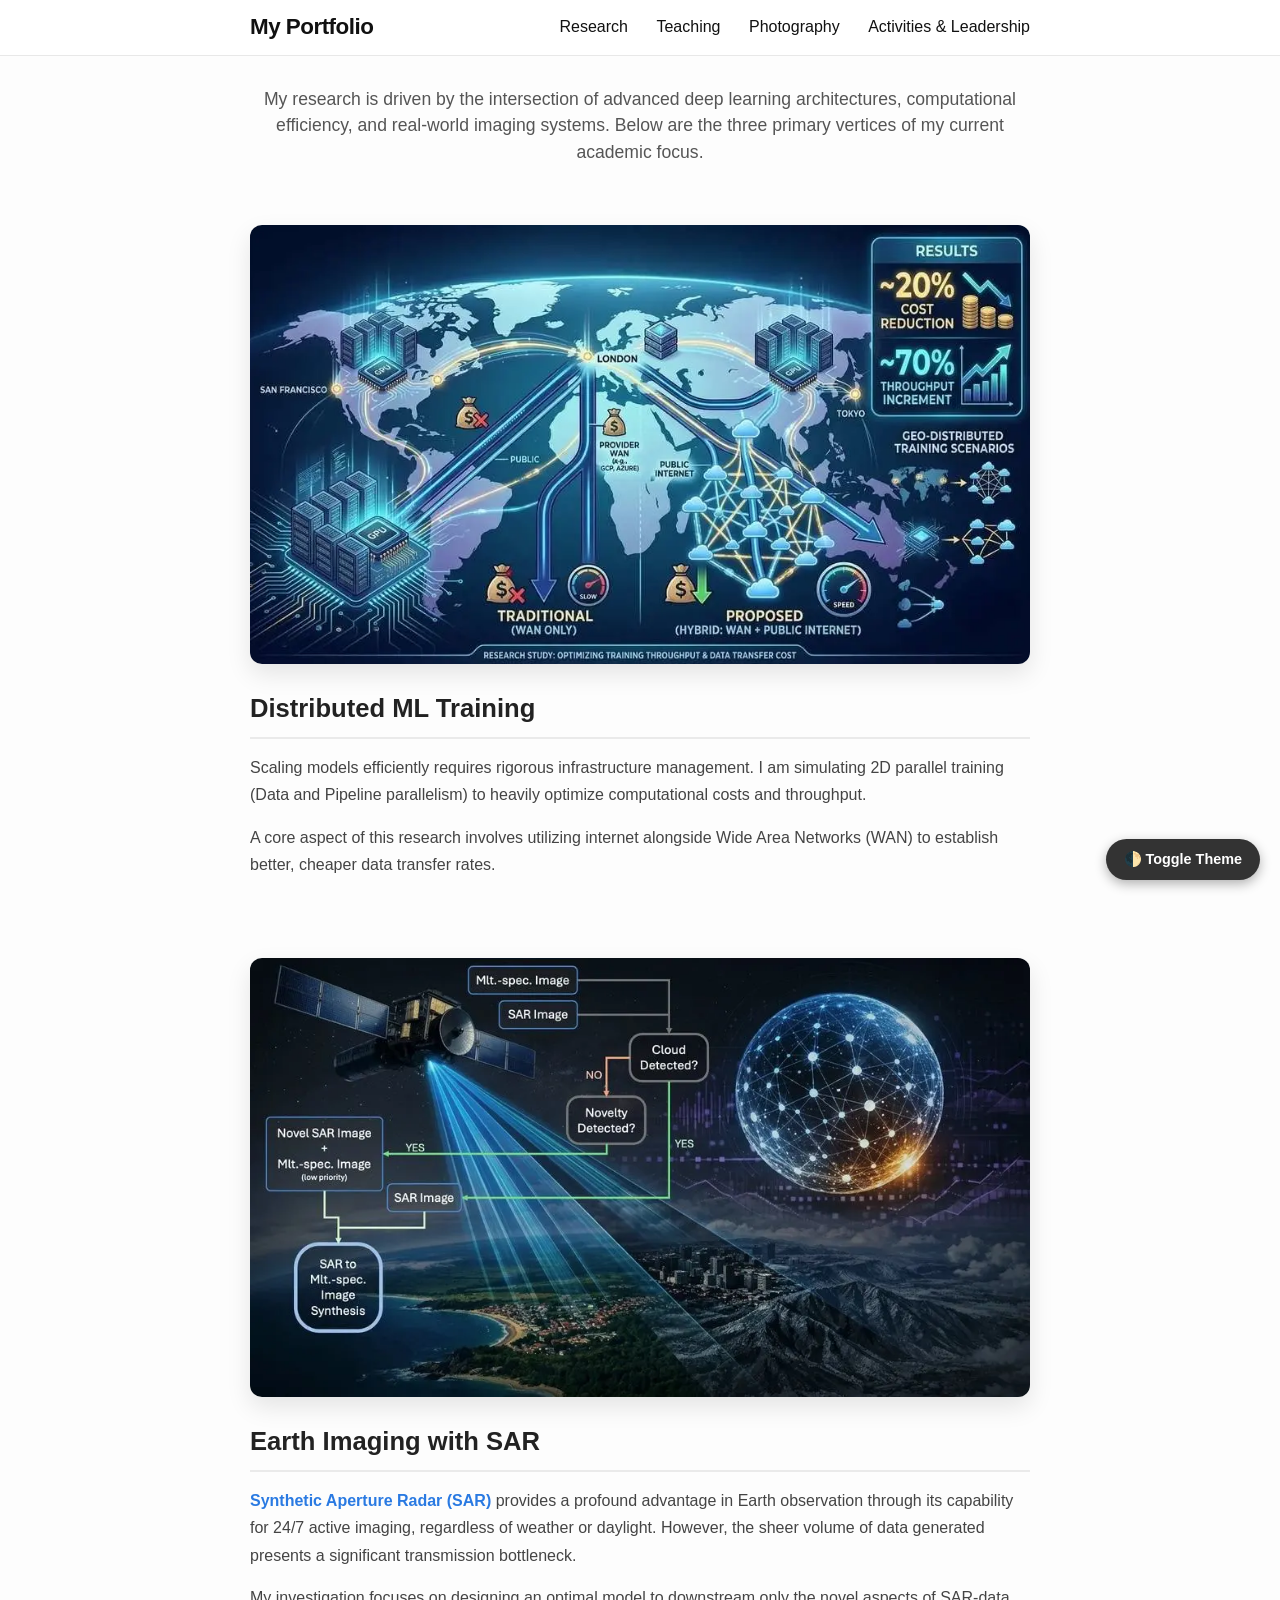
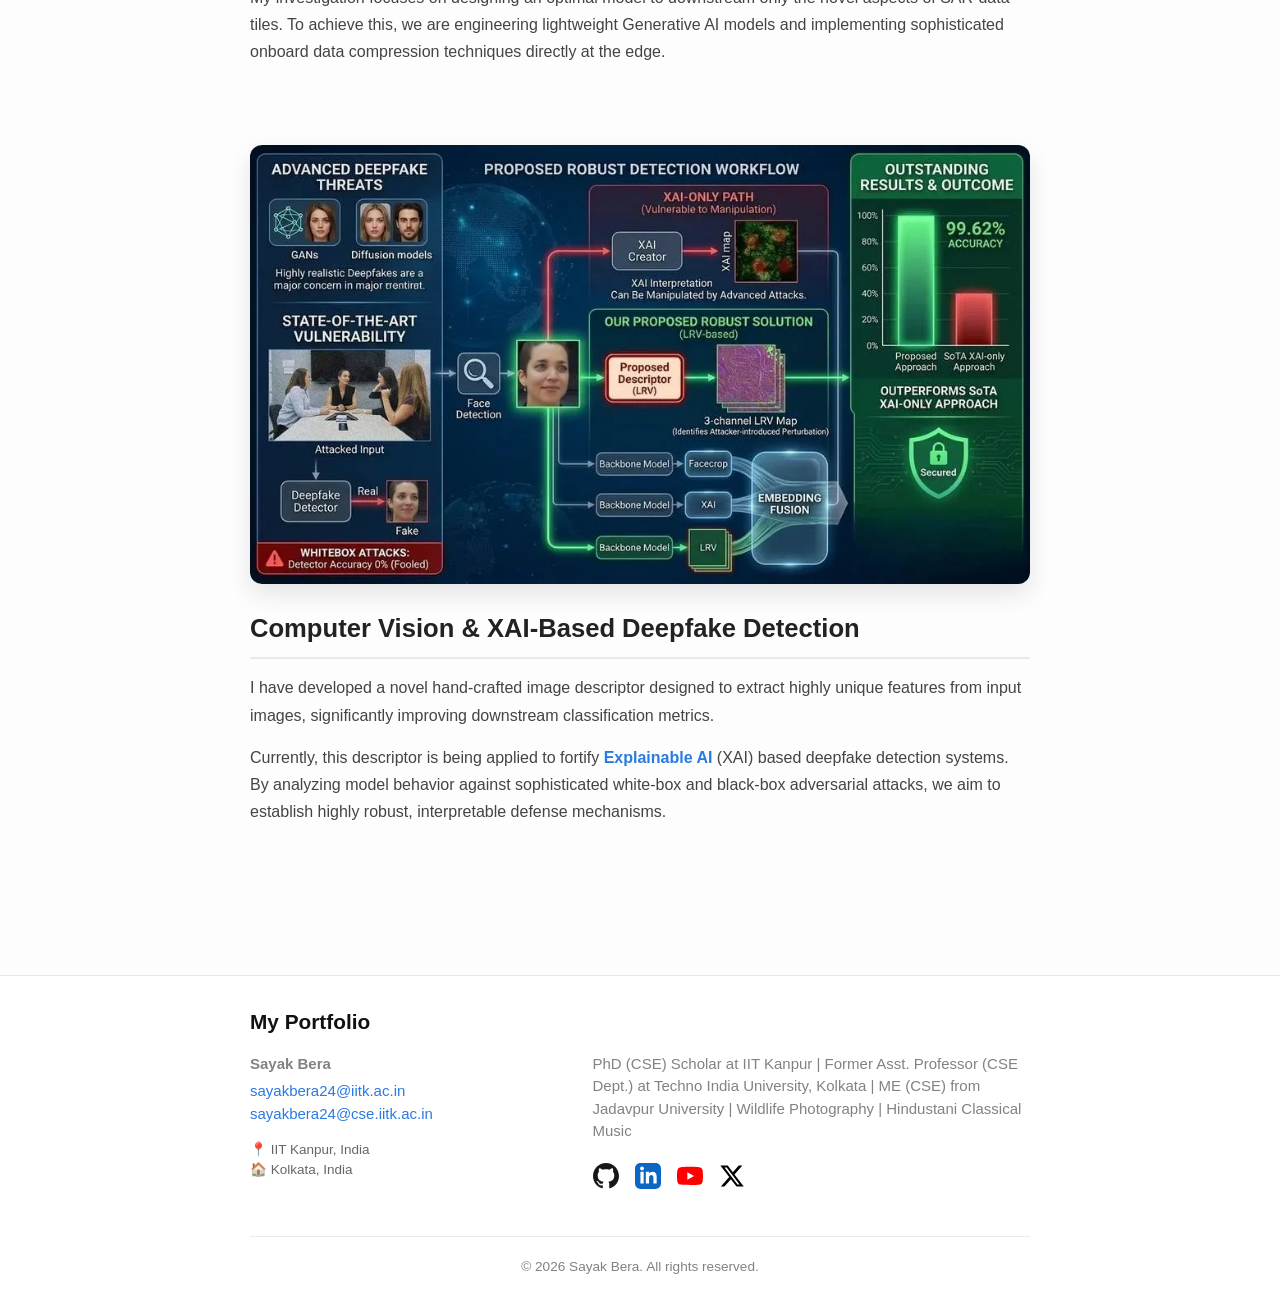
<file: research.html>
<!DOCTYPE html>
<html lang="en">
<head>
  <meta charset="utf-8">
  <meta http-equiv="X-UA-Compatible" content="IE=edge">
  <meta name="viewport" content="width=device-width, initial-scale=1">

  <meta name="description" content="Research focus of Sayak Bera: distributed ML training, SAR-based Earth imaging, and computer vision / XAI-based deepfake detection.">
  <meta property="og:title" content="Research | Sayak Bera">
  <meta property="og:type" content="website">
  <meta property="og:url" content="https://sayakbera24.github.io/research.html">
  <meta property="og:description" content="Research focus of Sayak Bera: distributed ML training, SAR-based Earth imaging, and computer vision / XAI-based deepfake detection.">
  <meta name="twitter:card" content="summary">
  <meta name="twitter:title" content="Research | Sayak Bera">

  <title>Research | Sayak Bera</title>

  <link rel="stylesheet" href="/assets/main.css">
  <link rel="canonical" href="https://sayakbera24.github.io/research.html">
</head>
<body>
<header class="site-header" role="banner">
  <div class="wrapper">
    <a class="site-title" rel="author" href="/index.html">My Portfolio</a>

    <nav class="site-nav">
      <input type="checkbox" id="nav-trigger" class="nav-trigger" />
      <label for="nav-trigger">
        <span class="menu-icon">
          <svg viewBox="0 0 18 15" width="18px" height="15px">
            <path d="M18,1.484c0,0.82-0.665,1.484-1.484,1.484H1.484C0.665,2.969,0,2.304,0,1.484l0,0C0,0.665,0.665,0,1.484,0 h15.032C17.335,0,18,0.665,18,1.484L18,1.484z M18,7.516C18,8.335,17.335,9,16.516,9H1.484C0.665,9,0,8.335,0,7.516l0,0 c0-0.82,0.665-1.484,1.484-1.484h15.032C17.335,6.031,18,6.696,18,7.516L18,7.516z M18,13.516C18,14.335,17.335,15,16.516,15H1.484 C0.665,15,0,14.335,0,13.516l0,0c0-0.82,0.665-1.484,1.484-1.484h15.032C17.335,12.031,18,12.696,18,13.516L18,13.516z"/>
          </svg>
        </span>
      </label>
      <div class="trigger">
        <a class="page-link" href="/research.html">Research</a>
        <a class="page-link" href="/teaching.html">Teaching</a>
        <a class="page-link" href="/photography.html">Photography</a>
        <a class="page-link" href="/activity.html">Activities &amp; Leadership</a>
      </div>
    </nav>
  </div>
</header>
<main class="page-content" aria-label="Content">
  <div class="wrapper">
<div class="research-container">

  <div class="research-intro">
    <p>My research is driven by the intersection of advanced deep learning architectures, computational efficiency, and real-world imaging systems. Below are the three primary vertices of my current academic focus.</p>
  </div>

  <div class="research-section">
    <div class="research-media">
      <img src="/assets/research/dist_ml.webp" alt="Distributed Machine Learning" class="research-img">
    </div>
    <div class="research-info">
      <h2 class="research-title">Distributed ML Training</h2>
      <div class="research-description">
        <p>Scaling models efficiently requires rigorous infrastructure management. I am simulating 2D parallel training (Data and Pipeline parallelism) to heavily optimize computational costs and throughput.</p>
        <p>A core aspect of this research involves utilizing internet alongside Wide Area Networks (WAN) to establish better, cheaper data transfer rates.</p>
      </div>
    </div>
  </div>

  <div class="research-section">
    <div class="research-media">
      <img src="/assets/research/sar_research.webp" alt="Synthetic Aperture Radar Imaging" class="research-img">
    </div>
    <div class="research-info">
      <h2 class="research-title">Earth Imaging with SAR</h2>
      <div class="research-description">
        <p><a href="https://en.wikipedia.org/wiki/Synthetic-aperture_radar" target="_blank" style="text-decoration: none; font-weight: bold;">Synthetic Aperture Radar (SAR)</a> provides a profound advantage in Earth observation through its capability for 24/7 active imaging, regardless of weather or daylight. However, the sheer volume of data generated presents a significant transmission bottleneck.</p>
        <p>My investigation focuses on designing an optimal model to downstream only the novel aspects of SAR-data tiles. To achieve this, we are engineering lightweight Generative AI models and implementing sophisticated onboard data compression techniques directly at the edge.</p>
      </div>
    </div>
  </div>

  <div class="research-section">
    <div class="research-media">
      <img src="/assets/research/cv_xai.webp" alt="Computer Vision and XAI" class="research-img">
    </div>
    <div class="research-info">
      <h2 class="research-title">Computer Vision &amp; XAI-Based Deepfake Detection</h2>
      <div class="research-description">
        <p>I have developed a novel hand-crafted image descriptor designed to extract highly unique features from input images, significantly improving downstream classification metrics.</p>
        <p>Currently, this descriptor is being applied to fortify <a href="https://en.wikipedia.org/wiki/Explainable_artificial_intelligence" target="_blank" style="text-decoration: none; font-weight: bold;">Explainable AI</a> (XAI) based deepfake detection systems. By analyzing model behavior against sophisticated white-box and black-box adversarial attacks, we aim to establish highly robust, interpretable defense mechanisms.</p>
      </div>
    </div>
  </div>

</div>
  </div>
</main>

<footer class="site-footer h-card">
  <data class="u-url" href="/index.html"></data>

  <div class="wrapper">
    <h2 class="footer-heading">My Portfolio</h2>

    <div class="footer-col-wrapper">

      <div class="footer-col footer-col-1">
        <ul class="contact-list">
          <li class="p-name" style="font-weight: bold; margin-bottom: 5px;">Sayak Bera</li>
          <li><a class="u-email" href="mailto:sayakbera24@iitk.ac.in">sayakbera24@iitk.ac.in</a></li>
          <li><a class="u-email" href="mailto:sayakbera24@cse.iitk.ac.in">sayakbera24@cse.iitk.ac.in</a></li>
          <li style="margin-top: 15px; font-size: 0.9em; color: #666;"><strong>📍</strong> IIT Kanpur, India</li>
          <li style="font-size: 0.9em; color: #666;"><strong>🏠</strong> Kolkata, India</li>
        </ul>
      </div>

      <div class="footer-col footer-col-3">
        <p>PhD (CSE) Scholar at IIT Kanpur | Former Asst. Professor (CSE Dept.) at Techno India University, Kolkata | ME (CSE) from Jadavpur University | Wildlife Photography | Hindustani Classical Music</p>
        
        <div class="footer-socials" style="margin-top: 20px;">
          <!-- <a href="https://scholar.google.com/citations?user=hI7_HFMAAAAJ" target="_blank" title="Google Scholar" class="social-icon icon-scholar">
            <svg xmlns="http://www.w3.org/2000/svg" width="26" height="26" viewBox="0 0 24 24" fill="currentColor"><path d="M12 24a7 7 0 1 1 0-14 7 7 0 0 1 0 14zm0-24L0 9.5l4.838 3.911L12 21.433l7.162-8.022L24 9.5 12 0z"/></svg>
          </a> -->
          <a href="https://github.com/sayakbera" target="_blank" title="GitHub" class="social-icon icon-github">
            <svg xmlns="http://www.w3.org/2000/svg" width="26" height="26" viewBox="0 0 24 24" fill="currentColor"><path d="M12 0c-6.626 0-12 5.373-12 12 0 5.302 3.438 9.8 8.207 11.387.599.111.793-.261.793-.577v-2.234c-3.338.726-4.033-1.416-4.033-1.416-.546-1.387-1.333-1.756-1.333-1.756-1.089-.745.083-.729.083-.729 1.205.084 1.839 1.237 1.839 1.237 1.07 1.834 2.807 1.304 3.492.997.107-.775.418-1.305.762-1.604-2.665-.305-5.467-1.334-5.467-5.931 0-1.311.469-2.381 1.236-3.221-.124-.303-.535-1.524.117-3.176 0 0 1.008-.322 3.301 1.23.957-.266 1.983-.399 3.003-.404 1.02.005 2.047.138 3.006.404 2.291-1.552 3.297-1.23 3.297-1.23.653 1.653.242 2.874.118 3.176.77.84 1.235 1.911 1.235 3.221 0 4.609-2.807 5.624-5.479 5.921.43.372.823 1.102.823 2.222v3.293c0 .319.192.694.801.576 4.765-1.589 8.199-6.086 8.199-11.386 0-6.627-5.373-12-12-12z"/></svg>
          </a>
          <a href="https://linkedin.com/in/sayakbera" target="_blank" title="LinkedIn" class="social-icon icon-linkedin">
            <svg xmlns="http://www.w3.org/2000/svg" width="26" height="26" viewBox="0 0 24 24" fill="currentColor"><path d="M19 0h-14c-2.761 0-5 2.239-5 5v14c0 2.761 2.239 5 5 5h14c2.762 0 5-2.239 5-5v-14c0-2.761-2.238-5-5-5zm-11 19h-3v-11h3v11zm-1.5-12.268c-.966 0-1.75-.79-1.75-1.764s.784-1.764 1.75-1.764 1.75.79 1.75 1.764-.783 1.764-1.75 1.764zm13.5 12.268h-3v-5.604c0-3.368-4-3.113-4 0v5.604h-3v-11h3v1.765c1.396-2.586 7-2.777 7 2.476v6.759z"/></svg>
          </a>
          <a href="http://www.youtube.com/@sayak_bera" target="_blank" title="YouTube" class="social-icon icon-youtube">
            <svg xmlns="http://www.w3.org/2000/svg" width="26" height="26" viewBox="0 0 24 24" fill="currentColor"><path d="M23.498 6.186a3.016 3.016 0 0 0-2.122-2.136C19.505 3.5 12 3.5 12 3.5s-7.505 0-9.377.55a3.016 3.016 0 0 0-2.122 2.136C0 8.07 0 12 0 12s0 3.93.498 5.814a3.016 3.016 0 0 0 2.122 2.136c1.871.55 9.377.55 9.377.55s7.505 0 9.377-.55a3.016 3.016 0 0 0 2.122-2.136C24 15.93 24 12 24 12s0-3.93-.502-5.814zM9.545 15.568V8.432L15.818 12l-6.273 3.568z"/></svg>
          </a>
          <a href="https://x.com/iamsayakb" target="_blank" title="X (Twitter)" class="social-icon icon-x">
            <svg xmlns="http://www.w3.org/2000/svg" width="26" height="26" viewBox="0 0 24 24" fill="currentColor"><path d="M18.244 2.25h3.308l-7.227 8.26 8.502 11.24H16.17l-5.214-6.817L4.99 21.75H1.68l7.73-8.835L1.254 2.25H8.08l4.713 6.231zm-1.161 17.52h1.833L7.084 4.126H5.117z"/></svg>
          </a>
        </div>
      </div>
    </div>
    
    <!-- Consistent Copyright Statement -->
    <div class="copyright">
      &copy; 2026 Sayak Bera. All rights reserved.
    </div>
  </div>
  <button class="theme-toggle-btn" onclick="toggleTheme()" aria-label="Toggle dark mode">🌓 Toggle Theme</button>
<script src="/assets/theme.js"></script>
</body>
</html>
</footer>
</file>
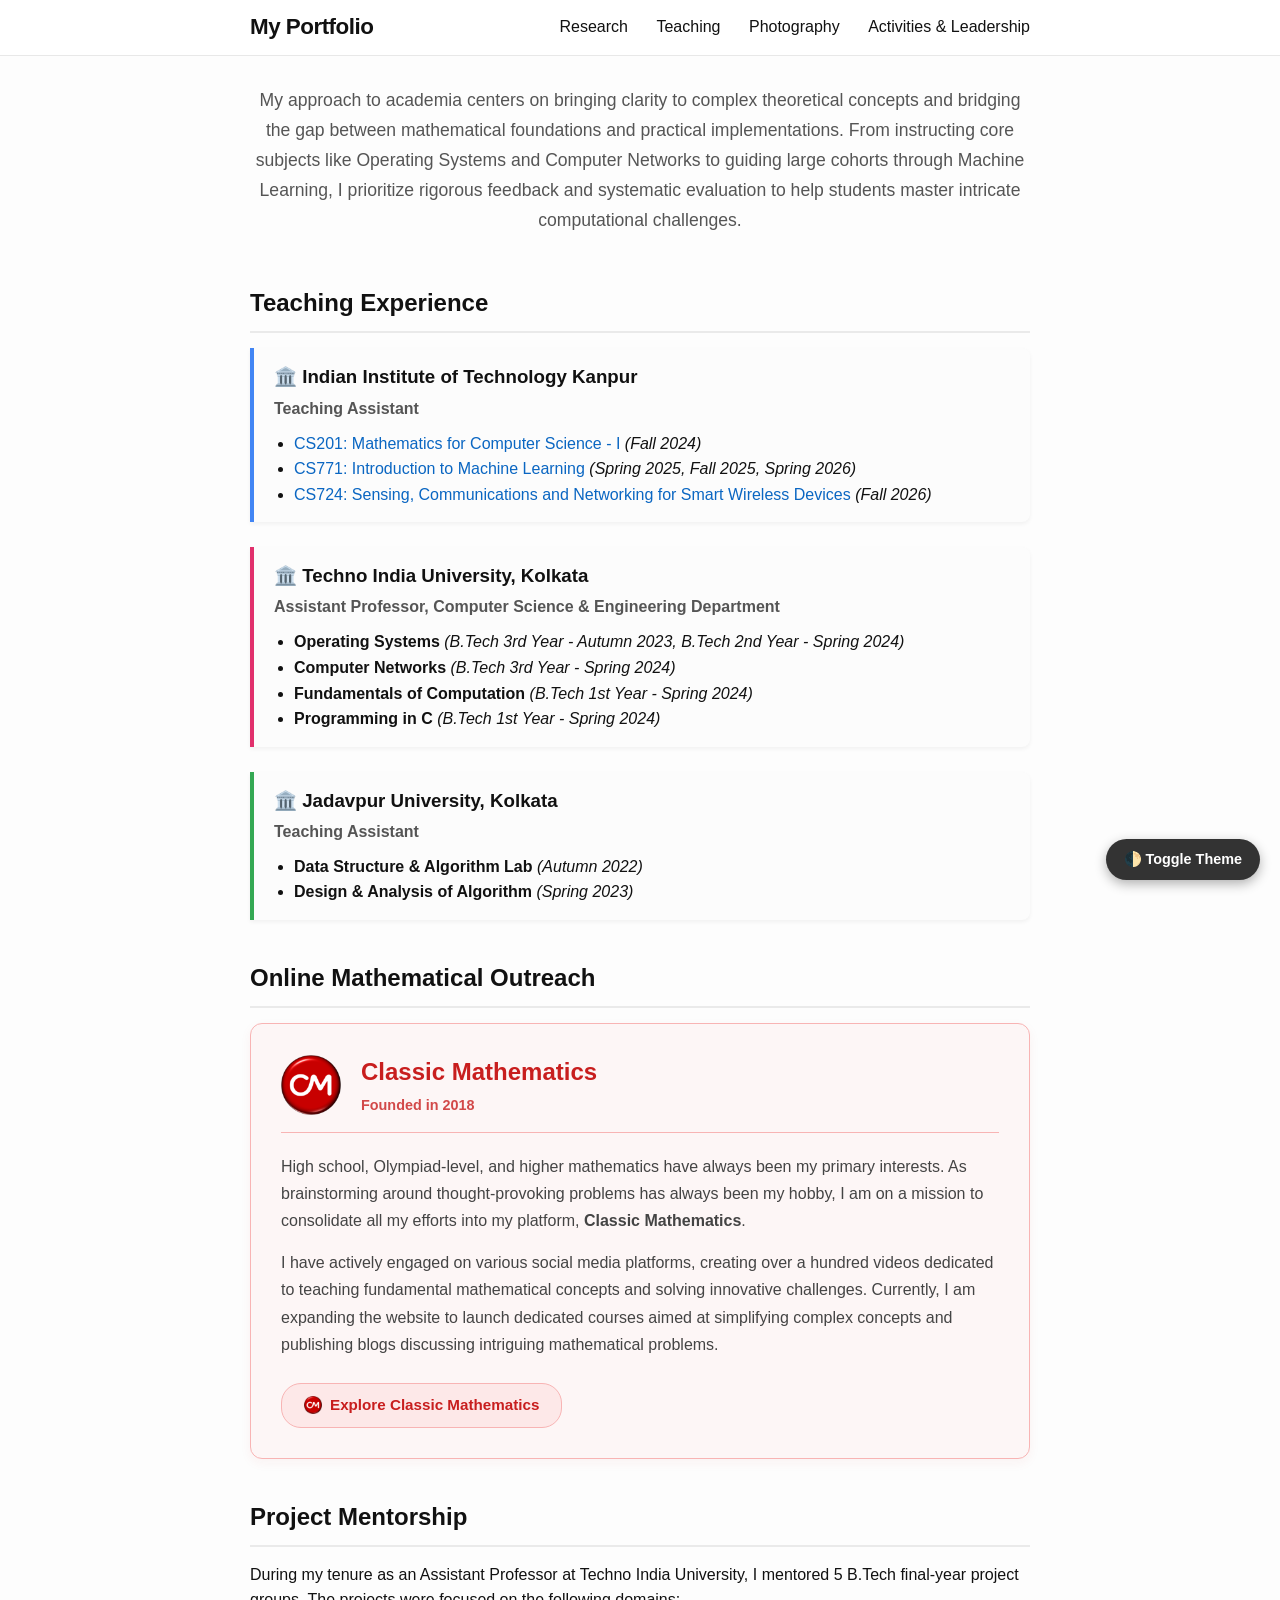
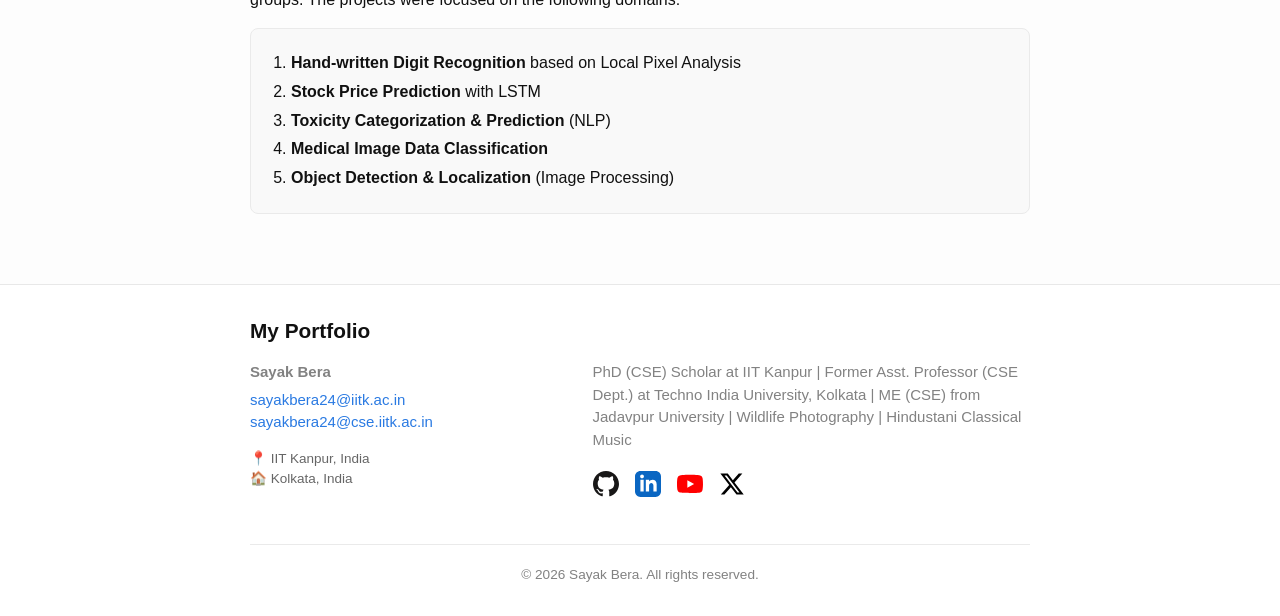
<file: teaching.html>
<!DOCTYPE html>
<html lang="en">
<head>
  <meta charset="utf-8">
  <meta http-equiv="X-UA-Compatible" content="IE=edge">
  <meta name="viewport" content="width=device-width, initial-scale=1">

  <meta name="description" content="Teaching experience and project mentorship of Sayak Bera at IIT Kanpur, Techno India University, and Jadavpur University.">
  <meta property="og:title" content="Teaching | Sayak Bera">
  <meta property="og:type" content="website">
  <meta property="og:url" content="https://sayakbera24.github.io/teaching.html">
  <meta property="og:description" content="Teaching experience and project mentorship of Sayak Bera at IIT Kanpur, Techno India University, and Jadavpur University.">
  <meta name="twitter:card" content="summary">
  <meta name="twitter:title" content="Teaching | Sayak Bera">

  <title>Teaching | Sayak Bera</title>

  <link rel="stylesheet" href="/assets/main.css">
  <link rel="canonical" href="https://sayakbera24.github.io/teaching.html">
</head>
<body>
<header class="site-header" role="banner">
  <div class="wrapper">
    <a class="site-title" rel="author" href="/index.html">My Portfolio</a>

    <nav class="site-nav">
      <input type="checkbox" id="nav-trigger" class="nav-trigger" />
      <label for="nav-trigger">
        <span class="menu-icon">
          <svg viewBox="0 0 18 15" width="18px" height="15px">
            <path d="M18,1.484c0,0.82-0.665,1.484-1.484,1.484H1.484C0.665,2.969,0,2.304,0,1.484l0,0C0,0.665,0.665,0,1.484,0 h15.032C17.335,0,18,0.665,18,1.484L18,1.484z M18,7.516C18,8.335,17.335,9,16.516,9H1.484C0.665,9,0,8.335,0,7.516l0,0 c0-0.82,0.665-1.484,1.484-1.484h15.032C17.335,6.031,18,6.696,18,7.516L18,7.516z M18,13.516C18,14.335,17.335,15,16.516,15H1.484 C0.665,15,0,14.335,0,13.516l0,0c0-0.82,0.665-1.484,1.484-1.484h15.032C17.335,12.031,18,12.696,18,13.516L18,13.516z"/>
          </svg>
        </span>
      </label>
      <div class="trigger">
        <a class="page-link" href="/research.html">Research</a>
        <a class="page-link" href="/teaching.html">Teaching</a>
        <a class="page-link" href="/photography.html">Photography</a>
        <a class="page-link" href="/activity.html">Activities &amp; Leadership</a>
      </div>
    </nav>
  </div>
</header>
<main class="page-content" aria-label="Content">
  <div class="wrapper">
<div class="teaching-intro">
  <p>My approach to academia centers on bringing clarity to complex theoretical concepts and bridging the gap between mathematical foundations and practical implementations. From instructing core subjects like Operating Systems and Computer Networks to guiding large cohorts through Machine Learning, I prioritize rigorous feedback and systematic evaluation to help students master intricate computational challenges.</p>
</div>

<h2 class="page-subheading">Teaching Experience</h2>

<div class="teaching-card iitk">
  <h3>🏛️ <a href="https://www.iitk.ac.in" target="_blank">Indian Institute of Technology Kanpur</a></h3>
  <p class="teaching-role">Teaching Assistant</p>
  <ul>
    <li><a href="https://www.cse.iitk.ac.in/pages/CS201.html" target="_blank" style="text-decoration: none; font-weight: 500; color: #0A66C2;">CS201: Mathematics for Computer Science - I</a> <em>(Fall 2024)</em></li>
    <li><a href="https://www.cse.iitk.ac.in/pages/CS771.html" target="_blank" style="text-decoration: none; font-weight: 500; color: #0A66C2;">CS771: Introduction to Machine Learning</a> <em>(Spring 2025, Fall 2025, Spring 2026)</em></li>
    <li><a href="https://www.cse.iitk.ac.in/pages/CS724.html" target="_blank" style="text-decoration: none; font-weight: 500; color: #0A66C2;">CS724: Sensing, Communications and Networking for Smart Wireless Devices</a> <em>(Fall 2026)</em></li>
  </ul>
</div>

<div class="teaching-card techno">
  <h3>🏛️ <a href="https://www.technoindiauniversity.ac.in/" target="_blank">Techno India University, Kolkata</a></h3>
  <p class="teaching-role">Assistant Professor, Computer Science &amp; Engineering Department</p>
  <ul>
    <li><strong>Operating Systems</strong> <em>(B.Tech 3rd Year - Autumn 2023, B.Tech 2nd Year - Spring 2024)</em></li>
    <li><strong>Computer Networks</strong> <em>(B.Tech 3rd Year - Spring 2024)</em></li>
    <li><strong>Fundamentals of Computation</strong> <em>(B.Tech 1st Year - Spring 2024)</em></li>
    <li><strong>Programming in C</strong> <em>(B.Tech 1st Year - Spring 2024)</em></li>
  </ul>
</div>

<div class="teaching-card ju">
  <h3>🏛️ <a href="https://jadavpuruniversity.in/" target="_blank">Jadavpur University, Kolkata</a></h3>
  <p class="teaching-role">Teaching Assistant</p>
  <ul>
    <li><strong>Data Structure &amp; Algorithm Lab</strong> <em>(Autumn 2022)</em></li>
    <li><strong>Design &amp; Analysis of Algorithm</strong> <em>(Spring 2023)</em></li>
  </ul>
</div>

<h2 class="page-subheading">Online Mathematical Outreach</h2>

<div class="cm-highlight-box">
  <div class="cm-header">
    <img src="/assets/logo/classic_mathematics_logo.png" alt="Classic Mathematics" class="cm-logo-large">
    <div class="cm-title-group">
      <h3>Classic Mathematics</h3>
      <p class="cm-subtitle">Founded in 2018</p>
    </div>
  </div>
  <div class="cm-body">
    <p>High school, Olympiad-level, and higher mathematics have always been my primary interests. As brainstorming around thought-provoking problems has always been my hobby, I am on a mission to consolidate all my efforts into my platform, <strong>Classic Mathematics</strong>.</p>
    <p>I have actively engaged on various social media platforms, creating over a hundred videos dedicated to teaching fundamental mathematical concepts and solving innovative challenges. Currently, I am expanding the website to launch dedicated courses aimed at simplifying complex concepts and publishing blogs discussing intriguing mathematical problems.</p>
    <div style="margin-top: 25px;">
      <a href="https://classicmathematics.com" target="_blank" class="website-btn btn-math" style="padding: 10px 22px; font-size: 0.95em;">
        <img src="/assets/logo/classic_mathematics_logo.png" alt="CM Logo" class="btn-logo"> Explore Classic Mathematics
      </a>
    </div>
  </div>
</div>

<h2 class="page-subheading">Project Mentorship</h2>

<p style="line-height: 1.6;">During my tenure as an Assistant Professor at Techno India University, I mentored 5 B.Tech final-year project groups. The projects were focused on the following domains:</p>

<div class="mentorship-box">
  <ol>
    <li><strong>Hand-written Digit Recognition</strong> based on Local Pixel Analysis</li>
    <li><strong>Stock Price Prediction</strong> with LSTM</li>
    <li><strong>Toxicity Categorization &amp; Prediction</strong> (NLP)</li>
    <li><strong>Medical Image Data Classification</strong></li>
    <li><strong>Object Detection &amp; Localization</strong> (Image Processing)</li>
  </ol>
</div>
  </div>
</main>

<footer class="site-footer h-card">
  <data class="u-url" href="/index.html"></data>

  <div class="wrapper">
    <h2 class="footer-heading">My Portfolio</h2>

    <div class="footer-col-wrapper">
      <div class="footer-col footer-col-1">
        <ul class="contact-list">
          <li class="p-name" style="font-weight: bold; margin-bottom: 5px;">Sayak Bera</li>
          <li><a class="u-email" href="mailto:sayakbera24@iitk.ac.in">sayakbera24@iitk.ac.in</a></li>
          <li><a class="u-email" href="mailto:sayakbera24@cse.iitk.ac.in">sayakbera24@cse.iitk.ac.in</a></li>
          <li style="margin-top: 15px; font-size: 0.9em; color: #666;"><strong>📍</strong> IIT Kanpur, India</li>
          <li style="font-size: 0.9em; color: #666;"><strong>🏠</strong> Kolkata, India</li>
        </ul>
      </div>

      <div class="footer-col footer-col-3">
        <p>PhD (CSE) Scholar at IIT Kanpur | Former Asst. Professor (CSE Dept.) at Techno India University, Kolkata | ME (CSE) from Jadavpur University | Wildlife Photography | Hindustani Classical Music</p>
        
        <div class="footer-socials" style="margin-top: 20px;">
          <!-- <a href="https://scholar.google.com/citations?user=hI7_HFMAAAAJ" target="_blank" title="Google Scholar" class="social-icon icon-scholar">
            <svg xmlns="http://www.w3.org/2000/svg" width="26" height="26" viewBox="0 0 24 24" fill="currentColor"><path d="M12 24a7 7 0 1 1 0-14 7 7 0 0 1 0 14zm0-24L0 9.5l4.838 3.911L12 21.433l7.162-8.022L24 9.5 12 0z"/></svg>
          </a> -->
          <a href="https://github.com/sayakbera" target="_blank" title="GitHub" class="social-icon icon-github">
            <svg xmlns="http://www.w3.org/2000/svg" width="26" height="26" viewBox="0 0 24 24" fill="currentColor"><path d="M12 0c-6.626 0-12 5.373-12 12 0 5.302 3.438 9.8 8.207 11.387.599.111.793-.261.793-.577v-2.234c-3.338.726-4.033-1.416-4.033-1.416-.546-1.387-1.333-1.756-1.333-1.756-1.089-.745.083-.729.083-.729 1.205.084 1.839 1.237 1.839 1.237 1.07 1.834 2.807 1.304 3.492.997.107-.775.418-1.305.762-1.604-2.665-.305-5.467-1.334-5.467-5.931 0-1.311.469-2.381 1.236-3.221-.124-.303-.535-1.524.117-3.176 0 0 1.008-.322 3.301 1.23.957-.266 1.983-.399 3.003-.404 1.02.005 2.047.138 3.006.404 2.291-1.552 3.297-1.23 3.297-1.23.653 1.653.242 2.874.118 3.176.77.84 1.235 1.911 1.235 3.221 0 4.609-2.807 5.624-5.479 5.921.43.372.823 1.102.823 2.222v3.293c0 .319.192.694.801.576 4.765-1.589 8.199-6.086 8.199-11.386 0-6.627-5.373-12-12-12z"/></svg>
          </a>
          <a href="https://linkedin.com/in/sayakbera" target="_blank" title="LinkedIn" class="social-icon icon-linkedin">
            <svg xmlns="http://www.w3.org/2000/svg" width="26" height="26" viewBox="0 0 24 24" fill="currentColor"><path d="M19 0h-14c-2.761 0-5 2.239-5 5v14c0 2.761 2.239 5 5 5h14c2.762 0 5-2.239 5-5v-14c0-2.761-2.238-5-5-5zm-11 19h-3v-11h3v11zm-1.5-12.268c-.966 0-1.75-.79-1.75-1.764s.784-1.764 1.75-1.764 1.75.79 1.75 1.764-.783 1.764-1.75 1.764zm13.5 12.268h-3v-5.604c0-3.368-4-3.113-4 0v5.604h-3v-11h3v1.765c1.396-2.586 7-2.777 7 2.476v6.759z"/></svg>
          </a>
          <a href="http://www.youtube.com/@sayak_bera" target="_blank" title="YouTube" class="social-icon icon-youtube">
            <svg xmlns="http://www.w3.org/2000/svg" width="26" height="26" viewBox="0 0 24 24" fill="currentColor"><path d="M23.498 6.186a3.016 3.016 0 0 0-2.122-2.136C19.505 3.5 12 3.5 12 3.5s-7.505 0-9.377.55a3.016 3.016 0 0 0-2.122 2.136C0 8.07 0 12 0 12s0 3.93.498 5.814a3.016 3.016 0 0 0 2.122 2.136c1.871.55 9.377.55 9.377.55s7.505 0 9.377-.55a3.016 3.016 0 0 0 2.122-2.136C24 15.93 24 12 24 12s0-3.93-.502-5.814zM9.545 15.568V8.432L15.818 12l-6.273 3.568z"/></svg>
          </a>
          <a href="https://x.com/iamsayakb" target="_blank" title="X (Twitter)" class="social-icon icon-x">
            <svg xmlns="http://www.w3.org/2000/svg" width="26" height="26" viewBox="0 0 24 24" fill="currentColor"><path d="M18.244 2.25h3.308l-7.227 8.26 8.502 11.24H16.17l-5.214-6.817L4.99 21.75H1.68l7.73-8.835L1.254 2.25H8.08l4.713 6.231zm-1.161 17.52h1.833L7.084 4.126H5.117z"/></svg>
          </a>
        </div>
      </div>
    </div>
    
    <!-- Consistent Copyright Statement -->
    <div class="copyright">
      &copy; 2026 Sayak Bera. All rights reserved.
    </div>
  </div>
</footer>

<button class="theme-toggle-btn" onclick="toggleTheme()" aria-label="Toggle dark mode">🌓 Toggle Theme</button>
<script src="/assets/theme.js"></script>
</body>
</html>
</file>
<file: assets/main.css>
/* ==========================================================================
   Sayak Bera — portfolio site stylesheet
   Single shared file for layout (minima-style header/nav/footer), dark mode,
   and every page's component styles. Loaded once by every page so nothing
   is duplicated or out of sync between pages.
   ========================================================================== */

:root {
  --text-color: #111;
  --bg-color: #fdfdfd;
  --grey-color: #828282;
  --grey-color-dark: #424242;
  --spacing-unit: 30px;
}

* { box-sizing: border-box; }
html { font-size: 100%; }

body {
  margin: 0;
  padding: 0;
  font-family: -apple-system, BlinkMacSystemFont, "Segoe UI", Helvetica, Arial, sans-serif;
  font-size: 16px;
  line-height: 1.5;
  color: var(--text-color);
  background-color: var(--bg-color);
  -webkit-text-size-adjust: 100%;
  -webkit-font-smoothing: antialiased;
  transition: background-color 0.3s ease, color 0.3s ease;
}

h1, h2, h3, h4, h5, h6, p, blockquote, pre, ul, ol, dl, figure { margin: 0 0 15px 0; }
img { max-width: 100%; vertical-align: middle; }
a { color: #2a7ae2; text-decoration: none; }
a:hover { text-decoration: underline; }

.wrapper { max-width: 840px; margin: 0 auto; padding: 0 30px; }
@media screen and (max-width: 800px) { .wrapper { max-width: 100%; padding: 0 20px; } }

/* Wider wrapper used for the homepage's main content so it uses more of a
   landscape monitor, while the header/footer keep the standard width. */
.wrapper-wide { max-width: min(1400px, 94vw); margin: 0 auto; padding: 0 40px; }
@media screen and (max-width: 800px) { .wrapper-wide { padding: 0 20px; } }

/* ---------------------------------------------------------------------- */
/* Site header / nav                                                      */
/* ---------------------------------------------------------------------- */
.site-header { border-bottom: 1px solid #e8e8e8; min-height: 55.95px; position: relative; background-color: #fff; }

.site-title { font-size: 1.4rem; font-weight: 700; line-height: 54px; letter-spacing: -0.5px; margin-bottom: 0; float: left; color: #111 !important; text-decoration: none; }
.site-title:hover { text-decoration: none; }

.site-nav { float: right; line-height: 54px; }
.site-nav .nav-trigger { display: none; }
.site-nav .menu-icon { display: none; }
.site-nav .page-link { color: var(--text-color); line-height: 1.5; margin-left: 24px; font-weight: 500; }

@media screen and (max-width: 600px) {
  .site-nav {
    position: absolute; top: 9px; right: 15px;
    background-color: #fdfdfd; border: 1px solid #e8e8e8; border-radius: 5px;
    text-align: right; z-index: 10;
  }
  .site-nav label[for="nav-trigger"] { display: block; float: right; width: 36px; height: 36px; z-index: 2; cursor: pointer; }
  .site-nav .menu-icon { display: block; float: right; width: 36px; height: 26px; line-height: 0; padding-top: 10px; text-align: center; }
  .site-nav .menu-icon > svg { fill: #424242; }
  .site-nav input ~ .trigger { clear: both; display: none; }
  .site-nav input:checked ~ .trigger { display: block; padding-bottom: 5px; }
  .site-nav .page-link { display: block; padding: 5px 10px; margin: 0; }
}

/* ---------------------------------------------------------------------- */
/* Page content                                                           */
/* ---------------------------------------------------------------------- */
.page-content { padding: var(--spacing-unit) 0; flex: 1; }

/* ---------------------------------------------------------------------- */
/* Site footer                                                            */
/* ---------------------------------------------------------------------- */
.site-footer { border-top: 1px solid #e8e8e8; padding: var(--spacing-unit) 0; background-color: #fff; margin-top: 40px; }
.footer-heading { font-size: 1.3rem; margin-bottom: 15px; }
.contact-list { list-style: none; margin-left: 0; padding-left: 0; }
.footer-col-wrapper { display: flex; flex-wrap: wrap; gap: 30px; font-size: 15px; color: var(--grey-color); }
.footer-col { flex: 1; min-width: 220px; }
.footer-col-3 { flex: 1.4; }
@media screen and (max-width: 600px) { .footer-col-wrapper { flex-direction: column; } }

.footer-socials { display: flex; gap: 16px; margin-top: 16px; align-items: center; }
.footer-socials .social-icon { display: inline-flex; }

/* Shared "social icon" styling used in both the Get In Touch card and the footer */
.social-icon { transition: transform 0.2s ease; }
.social-icon:hover { transform: scale(1.1); }
.social-icon.icon-github { color: #181717; }
.social-icon.icon-linkedin { color: #0A66C2; }
.social-icon.icon-youtube { color: #FF0000; }
.social-icon.icon-x { color: #000000; }

hr { border: 0; border-top: 1px solid #e8e8e8; margin: 30px 0; }
::selection { background: #d6e6ff; }
a:focus-visible, button:focus-visible, summary:focus-visible { outline: 2px solid #0A66C2; outline-offset: 2px; }

/* ---------------------------------------------------------------------- */
/* Theme toggle button (single definition, single script in theme.js)     */
/* ---------------------------------------------------------------------- */
.theme-toggle-btn {
  position: fixed; bottom: 20px; right: 20px;
  background: #333; color: #fff; border: none; border-radius: 50px;
  padding: 12px 18px; cursor: pointer; z-index: 1000;
  box-shadow: 0 4px 12px rgba(0,0,0,0.3); transition: background 0.3s;
  font-weight: bold; font-size: 0.9em;
}

/* ==========================================================================
   HOME PAGE — hero + layout grid (UPDATED)
   ========================================================================== */
.hero-container { 
  display: grid; 
  grid-template-columns: 300px 1fr 340px; 
  grid-template-areas: "left middle right";
  gap: 40px; 
  margin-bottom: 60px; 
  align-items: start; 
}

/* Left Column: Fixed */
.hero-left { grid-area: left; display: flex; flex-direction: column; position: sticky; top: 30px; }
.hero-img { width: 100%; height: auto; object-fit: cover; border-radius: 12px; box-shadow: 0 4px 12px rgba(0,0,0,0.1); margin-bottom: 15px; }
.resume-btn { text-align: center; width: 100%; padding: 12px 0; background-color: #0A66C2; color: white !important; text-decoration: none; border-radius: 6px; font-weight: bold; transition: all 0.2s; display: inline-block; box-sizing: border-box; box-shadow: 0 2px 5px rgba(0,0,0,0.1); }
.resume-btn:hover { transform: translateY(-2px); box-shadow: 0 4px 10px rgba(0,0,0,0.2); text-decoration: none; }

/* Middle Column: Scrolling */
.hero-middle { grid-area: middle; display: flex; flex-direction: column; gap: 30px; }
.hero-bio p { margin: 0 0 16px 0; line-height: 1.7; }
.hero-bio p:last-child { margin-bottom: 0; }

.highlights-list { list-style-type: none; padding: 0; margin: 0; }
.highlights-list li { margin-bottom: 15px; padding-left: 24px; position: relative; line-height: 1.6; }
.highlights-list li::before { content: "▹"; position: absolute; left: 0; color: #0A66C2; font-weight: bold; font-size: 1.2em; top: -2px; }

/* Resume Info Cards */
.resume-section { display: flex; flex-direction: column; gap: 15px; }
.info-card { background-color: #fcfcfc; border: 1px solid #eaeaea; border-radius: 8px; padding: 15px 20px; box-shadow: 0 2px 4px rgba(0,0,0,0.02); }
.info-card h4 { margin: 0 0 5px 0; font-size: 1.05em; color: #222; }
.card-subtitle { margin: 0; font-size: 0.9em; color: #555; display: flex; justify-content: space-between; flex-wrap: wrap; }
.card-subtitle span { font-weight: bold; color: #0A66C2; }
.preprint-card p { margin: 0; font-size: 0.95em; line-height: 1.6; }

/* Right Column: Fixed */
.hero-right { grid-area: right; display: flex; flex-direction: column; position: sticky; top: 30px; }
.theme-card { display: flex; flex-direction: column; align-items: center; text-align: center; padding: 30px; background-color: #fcfcfc; border-radius: 12px; border: 1px solid #eaeaea; width: 100%; box-sizing: border-box; }
.theme-card h3 { margin-top: 0; margin-bottom: 15px; }
.theme-card p { margin: 5px 0; line-height: 1.6; }
.social-icon.icon-scholar { color: #4285F4; }

/* Website Buttons with Logos */
.website-btn {
  display: inline-flex; align-items: center; gap: 8px;
  padding: 8px 16px; border-radius: 20px; font-size: 0.85em; font-weight: 600; text-decoration: none; transition: all 0.2s; border: 1px solid transparent;
}
.btn-logo { width: 18px; height: 18px; object-fit: contain; }
.website-btn:hover { transform: translateY(-1px); text-decoration: none; }

/* Classic Math (Light Red-ish) */
.btn-math { background-color: #fde8e8; color: #c81e1e !important; border-color: #f8b4b4; }
.btn-math:hover { background-color: #c81e1e; color: #ffffff !important; }

/* My Photography (Light Green-ish) */
.btn-photo { background-color: #e8f5e9; color: #2e7d32 !important; border-color: #a5d6a7; }
.btn-photo:hover { background-color: #2e7d32; color: #ffffff !important; }

/* Copyright Statement */
.copyright { text-align: center; font-size: 0.85em; color: var(--grey-color); margin-top: 40px; padding-top: 20px; border-top: 1px solid #eaeaea; }

/* Threshold 1 (Tablets) */
@media (max-width: 1150px) {
  .hero-container {
    grid-template-columns: 300px 1fr;
    grid-template-areas: "left middle" "right right";
  }
  .hero-right { position: static; align-items: center; margin-top: 20px; }
  .theme-card { max-width: 500px; }
}

/* Threshold 2 (Smartphones) */
@media (max-width: 850px) {
  .hero-container {
    grid-template-columns: 1fr;
    justify-items: center; 
    grid-template-areas: "left" "middle" "right";
  }
  .hero-left { position: static; max-width: 500px; width: 100%; }
  .hero-middle { text-align: center; }
  .card-subtitle { justify-content: center; gap: 10px; }
}

/* ==========================================================================
   ACTIVITY PAGE
   ========================================================================== */
.activity-intro { text-align: center; margin-bottom: 50px; color: #555; font-size: 1.1em; }
.section-title { border-bottom: 2px solid #eaeaea; padding-bottom: 10px; margin-top: 40px; margin-bottom: 30px; font-size: 1.5em; color: #222; }

.leadership-card { border-left: 4px solid #F4B400; padding: 15px 20px; background-color: #fcfcfc; margin-bottom: 20px; border-radius: 0 8px 8px 0; box-shadow: 0 2px 4px rgba(0,0,0,0.05); }
.leadership-role { margin: 0 0 5px 0; font-size: 1.2em; color: #333; }
.leadership-org { font-weight: bold; color: #0A66C2; text-decoration: none; }
.leadership-org:hover { text-decoration: underline; }
.leadership-desc { margin: 10px 0 0 0; color: #555; line-height: 1.6; }
.leadership-date { font-size: 0.85em; color: #888; text-transform: uppercase; letter-spacing: 1px; font-weight: bold; }

.featured-videos { display: grid; grid-template-columns: repeat(auto-fit, minmax(300px, 1fr)); gap: 30px; margin-bottom: 40px; }
.video-wrapper { position: relative; padding-bottom: 56.25%; height: 0; overflow: hidden; border-radius: 10px; box-shadow: 0 4px 12px rgba(0,0,0,0.1); background-color: #000; }
.video-wrapper iframe { position: absolute; top: 0; left: 0; width: 100%; height: 100%; border: 0; }
.video-caption { text-align: center; font-size: 0.9em; color: #666; margin-top: 10px; font-style: italic; }

.arts-grid { display: grid; grid-template-columns: repeat(auto-fit, minmax(300px, 1fr)); gap: 20px; margin-bottom: 40px; }
.art-card { border: 1px solid #eaeaea; border-radius: 10px; padding: 20px; background-color: #fff; box-shadow: 0 2px 8px rgba(0,0,0,0.04); transition: transform 0.2s; }
.art-card:hover { transform: translateY(-3px); box-shadow: 0 6px 15px rgba(0,0,0,0.08); }
.art-icon { font-size: 2em; margin-bottom: 10px; display: inline-block; }
.art-title { margin: 0 0 10px 0; color: #222; }
.art-desc { font-size: 0.95em; color: #666; line-height: 1.5; margin-bottom: 15px; }

details.video-dropdown { background-color: #f9f9f9; border-radius: 6px; padding: 10px; margin-top: 10px; }
details.video-dropdown summary { font-weight: 600; cursor: pointer; outline: none; color: #E1306C; font-size: 0.9em; display: flex; align-items: center; }
details.video-dropdown summary::before { content: "▶"; margin-right: 8px; font-size: 0.8em; }
.video-list { list-style: none; padding-left: 0; margin: 10px 0 0 0; }
.video-list li { margin-bottom: 8px; font-size: 0.9em; border-bottom: 1px solid #eaeaea; padding-bottom: 8px; }
.video-list li:last-child { border-bottom: none; padding-bottom: 0; margin-bottom: 0; }
.video-list a { color: #0A66C2; text-decoration: none; display: flex; align-items: center; gap: 8px; }
.video-list a:hover { color: #004182; text-decoration: underline; }

.recreation-box { background-color: #f9f9f9; padding: 20px; border-radius: 8px; border: 1px solid #eaeaea; margin-top: 30px; }
.recreation-box p { margin: 0; color: #555; }

/* ==========================================================================
   PHOTOGRAPHY PAGE
   ========================================================================== */
.photography-intro { text-align: center; margin-bottom: 50px; color: #555; font-size: 1.1em; }

.action-button { display: inline-flex; align-items: center; gap: 10px; background-color: #fcfcfc; border: 1px solid #eaeaea; padding: 10px 20px; border-radius: 30px; text-decoration: none; font-weight: bold; transition: all 0.2s; box-shadow: 0 2px 5px rgba(0,0,0,0.05); }
.action-button:hover { transform: translateY(-2px); text-decoration: none; }
.archive-button { color: #333; margin-top: 15px; }
.archive-button:hover { background-color: #333; color: white; }
.iitk-button { color: #0A66C2; font-size: 0.9em; }
.iitk-button:hover { background-color: #0A66C2; color: white; }

.gallery-section { margin-bottom: 60px; }
.gallery-title { border-bottom: 2px solid #eaeaea; padding-bottom: 10px; margin-bottom: 20px; font-size: 1.5em; display: flex; justify-content: space-between; align-items: baseline; flex-wrap: wrap; }

.hero-img.gallery-hero { width: 100%; aspect-ratio: 16 / 9; height: auto; object-fit: cover; border-radius: 8px; margin-bottom: 15px; transition: transform 0.3s ease, box-shadow 0.3s ease; }
.hero-img.gallery-hero:hover { transform: scale(1.02); box-shadow: 0 5px 15px rgba(0,0,0,0.15); z-index: 10; position: relative; }

.gallery-grid { display: grid; grid-template-columns: repeat(3, 1fr); gap: 15px; margin-bottom: 20px; }
.gallery-img { width: 100%; aspect-ratio: 4 / 3; object-fit: cover; border-radius: 8px; transition: transform 0.3s ease, box-shadow 0.3s ease; }
.gallery-img:hover { transform: scale(1.04); box-shadow: 0 5px 15px rgba(0,0,0,0.15); z-index: 10; position: relative; }
@media (max-width: 768px) { .gallery-grid { grid-template-columns: repeat(1, 1fr); } }

/* ==========================================================================
   RESEARCH PAGE (UPDATED - Vertical Stack)
   ========================================================================== */
.research-container { max-width: 900px; margin: 0 auto; } /* Optimized width for comfortable reading */
.research-intro { text-align: center; margin-bottom: 60px; color: #555; font-size: 1.1em; max-width: 760px; margin-left: auto; margin-right: auto; }

.research-section { 
  display: flex; 
  flex-direction: column; /* Stacks image on top, text on bottom */
  align-items: flex-start; 
  gap: 25px; /* Spacing between the image and the text */
  margin-bottom: 80px; 
  width: 100%;
}
.research-section.reverse { 
  flex-direction: column; /* Ignores the previous reverse class so everything is uniform */
}

.research-media { width: 100%; display: block; }
.research-info { width: 100%; display: block; }

.research-img { 
  width: 100%; 
  aspect-ratio: 16 / 9; /* Strictly 16:9 */
  object-fit: cover; 
  border-radius: 12px; 
  box-shadow: 0 10px 25px rgba(0,0,0,0.1); 
  transition: transform 0.3s ease; 
  display: block; 
  margin: 0; 
}
.research-img:hover { transform: translateY(-3px); }

.research-title { color: #222; margin-top: 0; border-bottom: 2px solid #eaeaea; padding-bottom: 10px; margin-bottom: 15px; font-size: 1.6em; }
.research-description { line-height: 1.7; color: #444; }
.research-description p:last-child { margin-bottom: 0; }

/* Responsive threshold: Stacks and center-aligns everything below the image */
@media (max-width: 950px) {
  .research-section, .research-section.reverse { 
    flex-direction: column; 
    align-items: center; 
    text-align: center; 
  }
  .research-media, .research-info { 
    flex: 1 1 auto; 
    width: 100%; 
    max-width: 800px; 
  }
  .research-img { 
    height: auto; 
    aspect-ratio: 16 / 9; /* Prevents the image from being distorted when stacked */
  }
}

/* ==========================================================================
   TEACHING PAGE
   ========================================================================== */
.teaching-intro { text-align: center; margin-bottom: 50px; color: #555; font-size: 1.1em; max-width: 800px; margin-left: auto; margin-right: auto; line-height: 1.7; }
.page-subheading { border-bottom: 2px solid #eaeaea; padding-bottom: 10px; margin-top: 40px; }

.teaching-card { padding: 15px 20px; background-color: #fcfcfc; margin-bottom: 25px; border-radius: 0 8px 8px 0; box-shadow: 0 2px 4px rgba(0,0,0,0.05); }
.teaching-card h3 { margin-top: 0; margin-bottom: 5px; }
.teaching-card h3 a { text-decoration: none; color: inherit; }
.teaching-role { margin: 0 0 10px 0; font-weight: bold; color: #555; }
.teaching-card ul { margin: 0; padding-left: 20px; line-height: 1.6; }
.teaching-card.iitk { border-left: 4px solid #4285F4; }
.teaching-card.techno { border-left: 4px solid #E1306C; }
.teaching-card.ju { border-left: 4px solid #34A853; margin-bottom: 40px; }

.mentorship-box { background-color: #f9f9f9; padding: 20px; border-radius: 8px; border: 1px solid #eaeaea; }
.mentorship-box ol { margin: 0; padding-left: 20px; line-height: 1.8; }

/* ==========================================================================
   TEACHING PAGE — Classic Mathematics Highlight Box
   ========================================================================== */
.cm-highlight-box {
  background-color: #fdf6f6;
  border: 1px solid #f8b4b4;
  border-radius: 12px;
  padding: 30px;
  margin-bottom: 40px;
  box-shadow: 0 4px 12px rgba(200, 30, 30, 0.05);
}
.cm-header {
  display: flex;
  align-items: center;
  gap: 20px;
  margin-bottom: 20px;
  border-bottom: 1px solid #f8b4b4;
  padding-bottom: 15px;
}
.cm-logo-large {
  width: 60px;
  height: 60px;
  object-fit: contain;
}
.cm-title-group h3 {
  margin: 0 0 5px 0;
  color: #c81e1e;
  font-size: 1.5em;
}
.cm-subtitle {
  margin: 0;
  color: #c81e1e;
  font-weight: 600;
  font-size: 0.9em;
  opacity: 0.8;
}
.cm-body p {
  line-height: 1.7;
  margin-bottom: 15px;
  color: #444;
}
.cm-body p:last-of-type {
  margin-bottom: 0;
}

/* ==========================================================================
   DARK MODE — single consolidated set of overrides for every page
   ========================================================================== */
body.dark-theme { background-color: #121212; color: #e0e0e0; }
body.dark-theme a { color: #64b5f6 !important; }
body.dark-theme svg { fill: #e0e0e0 !important; }
body.dark-theme h1, body.dark-theme h2, body.dark-theme h3, body.dark-theme h4,
body.dark-theme p, body.dark-theme span, body.dark-theme strong, body.dark-theme em,
body.dark-theme li, body.dark-theme summary, body.dark-theme div { color: #e0e0e0 !important; }

/* Header + footer chrome */
body.dark-theme .site-header,
body.dark-theme .site-footer { background-color: #121212 !important; border-color: #333 !important; }
body.dark-theme .site-title { color: #e0e0e0 !important; }
@media (max-width: 600px) {
  body.dark-theme .site-nav { background-color: #1e1e1e !important; border-color: #333 !important; }
}
body.dark-theme .site-nav .menu-icon > svg path { fill: #e0e0e0 !important; }

/* Cards / panels across every page */
body.dark-theme .theme-card,
body.dark-theme .leadership-card,
body.dark-theme .art-card,
body.dark-theme .teaching-card,
body.dark-theme .recreation-box,
body.dark-theme .mentorship-box,
body.dark-theme details.video-dropdown,
body.dark-theme details.species-checklist {
  background-color: #1e1e1e !important;
  border-color: #333 !important;
  box-shadow: 0 4px 10px rgba(0,0,0,0.3) !important;
}

/* Borders / dividers */
body.dark-theme .section-header,
body.dark-theme .section-title,
body.dark-theme .research-title,
body.dark-theme .gallery-title,
body.dark-theme .page-subheading,
body.dark-theme hr,
body.dark-theme .video-list li { border-color: #333 !important; }

/* Buttons / badges (leave the blue resume button as-is) */
body.dark-theme .action-button:not(.resume-btn),
body.dark-theme .archive-button,
body.dark-theme .iitk-button {
  background-color: #1e1e1e !important;
  color: #64b5f6 !important;
  border-color: #444 !important;
}
body.dark-theme .action-button:not(.resume-btn):hover { background-color: #333 !important; }

body.dark-theme .theme-toggle-btn { background: #f1f1f1; color: #333; }

/* Fix Text Selection Visibility in Dark Mode */
body.dark-theme ::selection { background: #004d99; color: #ffffff; }

/* Copyright Border */
body.dark-theme .copyright { border-color: #333; }

/* Info Cards inside Resume Sections */
body.dark-theme .info-card { background-color: #1e1e1e !important; border-color: #333 !important; }
body.dark-theme .card-subtitle span { color: #64b5f6 !important; }

/* Website Buttons Dark Mode Adaptations */
body.dark-theme .btn-math { background-color: #4a1919; color: #ff8a80 !important; border-color: #6b2626; }
body.dark-theme .btn-math:hover { background-color: #ff8a80; color: #121212 !important; }

body.dark-theme .btn-photo { background-color: #1b3a1e; color: #81c784 !important; border-color: #29562d; }
body.dark-theme .btn-photo:hover { background-color: #81c784; color: #121212 !important; }

body.dark-theme .highlights-list li::before { color: #64b5f6; }

/* Classic Mathematics Box Dark Mode Adjustments */
body.dark-theme .cm-highlight-box {
  background-color: #2a1111 !important;
  border-color: #5c1b1b !important;
  box-shadow: 0 4px 12px rgba(0, 0, 0, 0.3) !important;
}
body.dark-theme .cm-header {
  border-bottom-color: #5c1b1b !important;
}
body.dark-theme .cm-title-group h3,
body.dark-theme .cm-subtitle {
  color: #ff8a80 !important;
}
body.dark-theme .cm-body p {
  color: #e0e0e0 !important;
}
</file>
